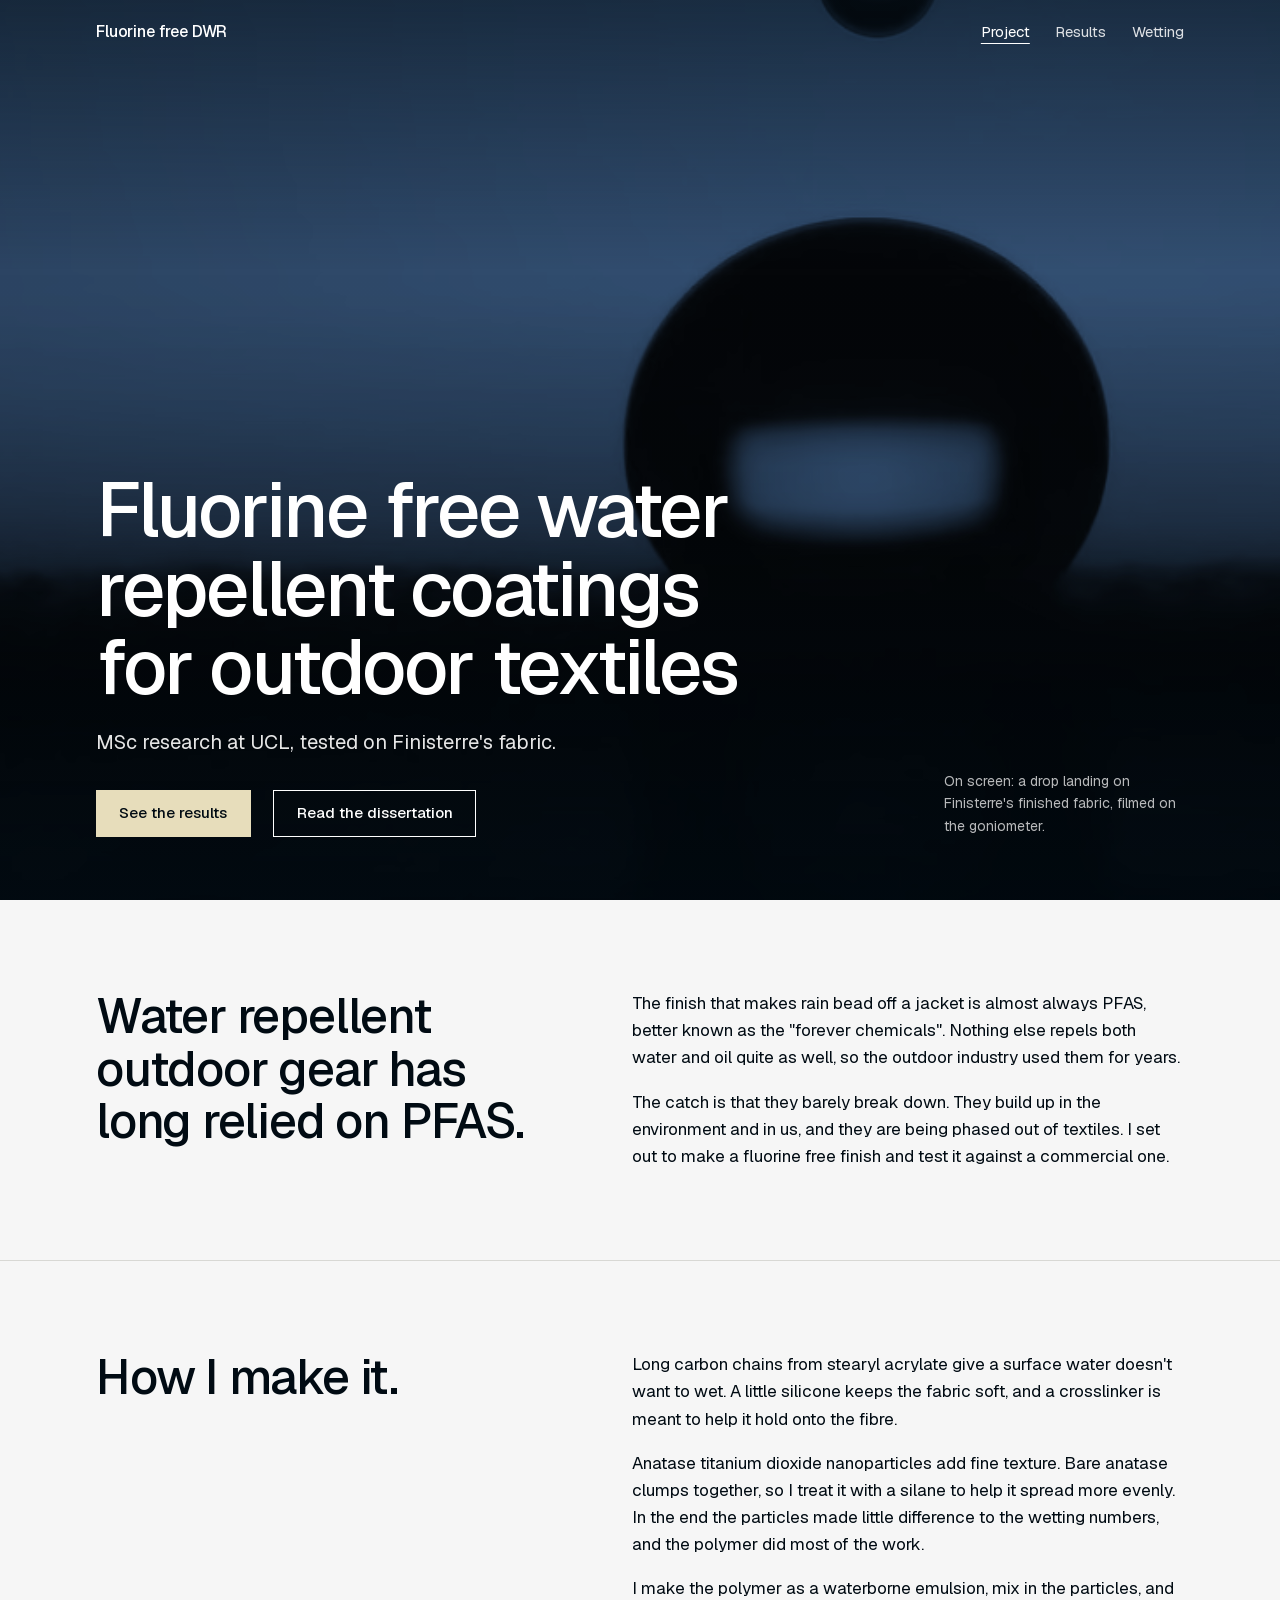
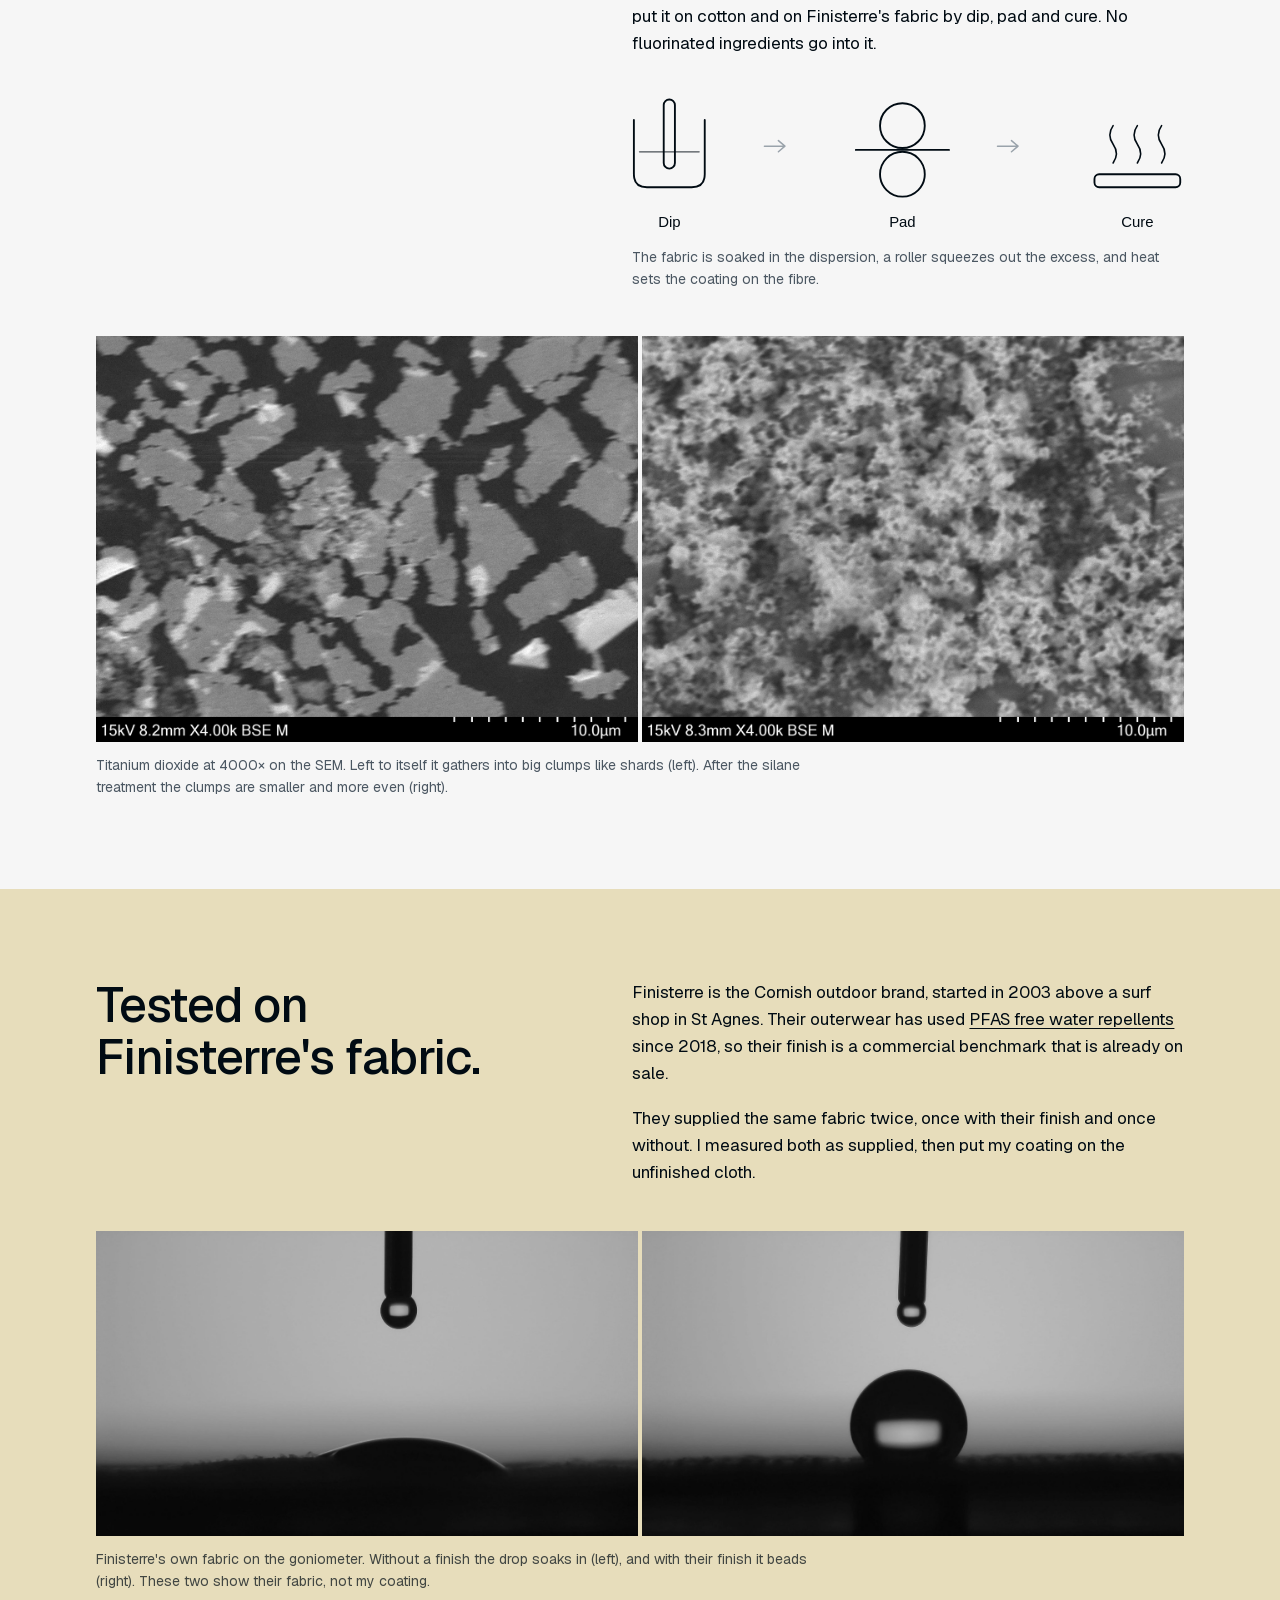
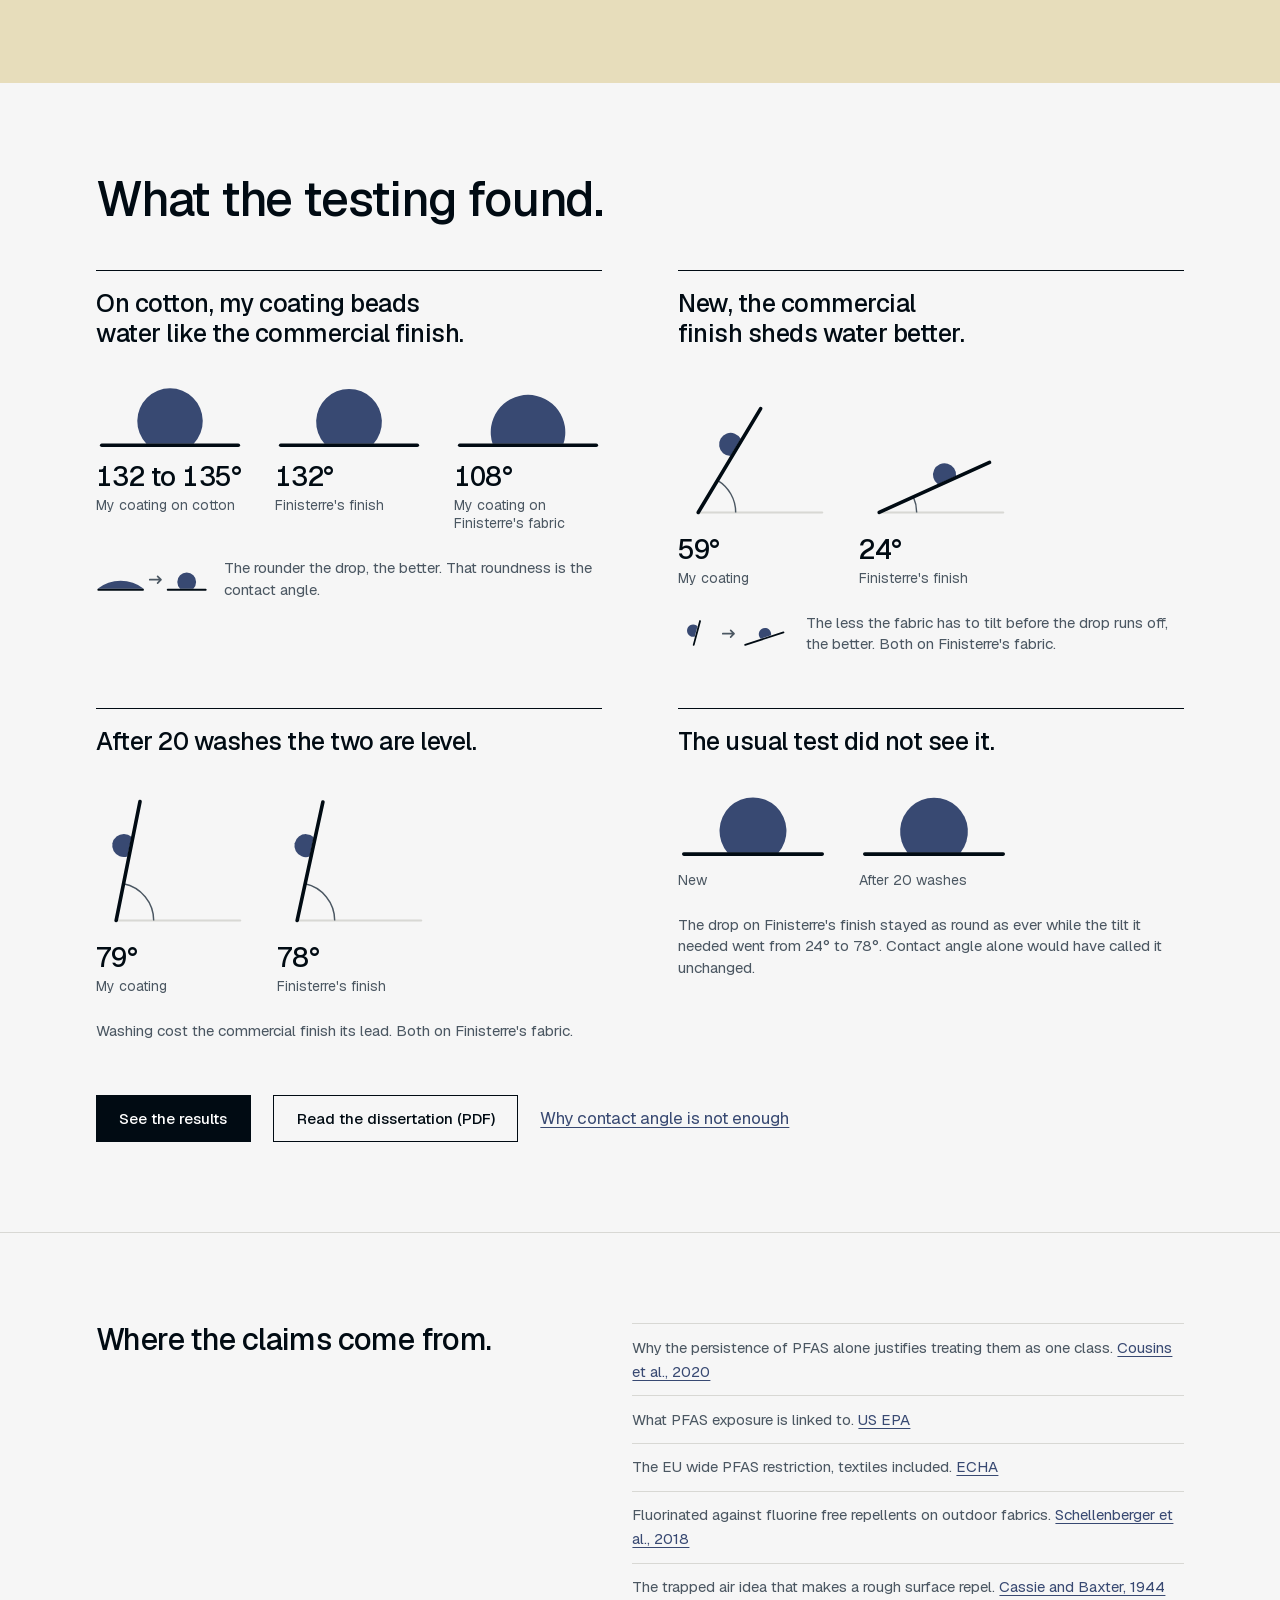
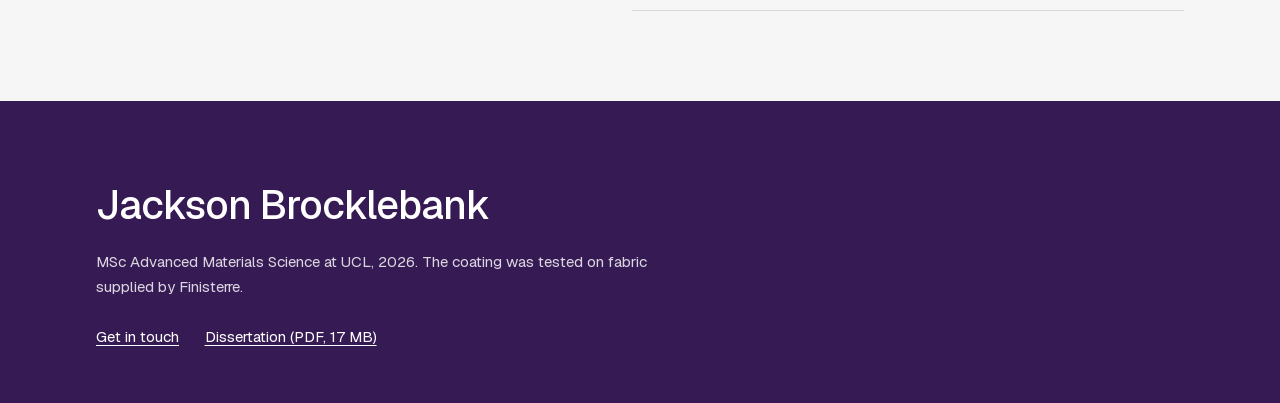
<file: index.html>
<!DOCTYPE html>
<!-- ============================================================
  Fluorine free DWR, home page. Rebuilt 12 November 2026.
  Opens on the goniometer film, then problem, coating, Finisterre, findings.
  HOUSE STYLE: no em dashes, no hyphenated compounds in copy.
  Numbers come from data/observations.csv and match results.html.
============================================================ -->
<html lang="en">
<head>
  <meta charset="utf-8" />
  <meta name="viewport" content="width=device-width, initial-scale=1" />
  <title>Fluorine free water repellent coatings for outdoor textiles</title>
  <meta name="description" content="UCL masters research on a fluorine free water repellent coating for outdoor textiles, made from a stearyl acrylate polymer and titanium dioxide and tested on Finisterre's fabric against their commercial PFAS free finish." />
  <meta property="og:title" content="Fluorine free water repellent coatings for outdoor textiles" />
  <meta property="og:description" content="UCL masters research on replacing PFAS in water repellent textiles, tested on Finisterre's fabric." />
  <meta property="og:type" content="website" />
  <meta property="og:url" content="https://jacksontigerb.github.io/fluorine-free-DWR/" />
  <meta property="og:image" content="https://jacksontigerb.github.io/fluorine-free-DWR/assets/img/og-c-a1-droplet.jpg" />
  <meta name="theme-color" content="#010b13" />
  <link rel="icon" href="data:image/svg+xml,%3Csvg xmlns='http://www.w3.org/2000/svg' viewBox='0 0 24 28'%3E%3Cpath d='M12 2C12 2 4 12.5 4 18a8 8 0 0 0 16 0C20 12.5 12 2 12 2Z' fill='%23384972'/%3E%3C/svg%3E" />
  <link rel="stylesheet" href="styles.css?v=2026-11-13" />
</head>
<body id="top">
  <a class="skip" href="#problem">Skip to content</a>

  <header class="nav" id="nav">
    <div class="nav-in">
      <a class="brand" href="#top">Fluorine free DWR</a>
      <nav aria-label="Pages">
        <a href="index.html" class="active">Project</a>
        <a href="results.html">Results</a>
        <a href="wetting.html">Wetting</a>
      </nav>
    </div>
  </header>

  <main>

    <section class="hero" id="hero" aria-label="Introduction">
      <video id="dropVid" autoplay muted loop playsinline preload="auto" poster="assets/video/drop-poster.jpg" aria-label="A water drop lands on water repellent fabric and sits as a bead instead of soaking in.">
        <source src="assets/video/drop.webm" type="video/webm" />
        <source src="assets/video/drop.mp4" type="video/mp4" />
      </video>
      <div class="hero-tint"></div>
      <div class="hero-shade"></div>
      <div class="hero-in">
        <div>
          <h1>Fluorine free water repellent coatings for outdoor textiles</h1>
          <p class="hero-line">MSc research at UCL, tested on Finisterre's fabric.</p>
          <div class="actions">
            <a class="btn sand" href="results.html">See the results</a>
            <a class="btn ghost" href="assets/docs/brocklebank-2026-fluorine-free-dwr-dissertation.pdf">Read the dissertation</a>
          </div>
        </div>
        <p class="cap">On screen: a drop landing on Finisterre's finished fabric, filmed on the goniometer.</p>
      </div>
    </section>

    <section class="block" id="problem">
      <div class="wrap split">
        <h2>Water repellent outdoor gear has long relied on PFAS.</h2>
        <div>
          <p>The finish that makes rain bead off a jacket is almost always PFAS, better known as the "forever chemicals". Nothing else repels both water and oil quite as well, so the outdoor industry used them for years.</p>
          <p>The catch is that they barely break down. They build up in the environment and in us, and they are being phased out of textiles. I set out to make a fluorine free finish and test it against a commercial one.</p>
        </div>
      </div>
    </section>

    <section class="block" id="coating">
      <div class="wrap split">
        <h2>How I make it.</h2>
        <div>
          <p>Long carbon chains from stearyl acrylate give a surface water doesn't want to wet. A little silicone keeps the fabric soft, and a crosslinker is meant to help it hold onto the fibre.</p>
          <p>Anatase titanium dioxide nanoparticles add fine texture. Bare anatase clumps together, so I treat it with a silane to help it spread more evenly. In the end the particles made little difference to the wetting numbers, and the polymer did most of the work.</p>
          <p>I make the polymer as a waterborne emulsion, mix in the particles, and put it on cotton and on Finisterre's fabric by dip, pad and cure. No fluorinated ingredients go into it.</p>
          <figure class="media diagram">
            <img src="assets/img/diagram-dippadcure.svg?v=2026-11-12b" width="592" height="152" alt="Three steps: dip, the fabric is soaked in the dispersion; pad, a roller squeezes it to an even pickup; cure, heat sets the coating on the fibre." />
            <figcaption class="cap">The fabric is soaked in the dispersion, a roller squeezes out the excess, and heat sets the coating on the fibre.</figcaption>
          </figure>
        </div>
      </div>
      <div class="wrap">
        <figure class="media">
          <div class="pair">
            <img src="assets/img/sem-tio2-unmodified.jpg" width="1300" height="975" loading="lazy" alt="Scanning electron micrograph of untreated titanium dioxide at 4000x: large clumps like shards." />
            <img src="assets/img/sem-tio2-modified.jpg" width="1300" height="975" loading="lazy" alt="Scanning electron micrograph of silane treated titanium dioxide at 4000x: smaller, more even clumps." />
          </div>
          <figcaption class="cap">Titanium dioxide at 4000&#215; on the SEM. Left to itself it gathers into big clumps like shards (left). After the silane treatment the clumps are smaller and more even (right).</figcaption>
        </figure>
      </div>
    </section>

    <section class="block sand" id="finisterre">
      <div class="wrap split">
        <h2>Tested on Finisterre's fabric.</h2>
        <div>
          <p>Finisterre is the Cornish outdoor brand, started in 2003 above a surf shop in St Agnes. Their outerwear has used <a href="https://finisterre.com/blogs/fabric-of-finisterre/pfas-free-water-repellents" target="_blank" rel="noopener">PFAS free water repellents</a> since 2018, so their finish is a commercial benchmark that is already on sale.</p>
          <p>They supplied the same fabric twice, once with their finish and once without. I measured both as supplied, then put my coating on the unfinished cloth.</p>
        </div>
      </div>
      <div class="wrap">
        <figure class="media">
          <div class="pair">
            <img src="assets/img/droplet-untreated.jpg" width="1300" height="731" loading="lazy" decoding="async" alt="A water drop sunk into untreated Finisterre fabric as a low, flat dome." />
            <img src="assets/img/droplet-coated.jpg" width="1300" height="731" loading="lazy" decoding="async" alt="A water drop beading up as a near sphere on Finisterre fabric with their commercial finish." />
          </div>
          <figcaption class="cap">Finisterre's own fabric on the goniometer. Without a finish the drop soaks in (left), and with their finish it beads (right). These two show their fabric, not my coating.</figcaption>
        </figure>
      </div>
    </section>

    <section class="block" id="found">
      <div class="wrap">
        <h2>What the testing found.</h2>
        <div class="finds">

          <div class="find">
            <h3>On cotton, my coating beads water like the commercial finish.</h3>
            <div class="find-row">
              <figure><svg viewBox="0 0 104 54" aria-hidden="true"><path class="g-water" d="M35.4 49 A23 23 0 1 1 68.6 49 Z"/><path class="g-fabric" d="M4 50 H100"/></svg><figcaption><b>132 to 135&#176;</b><span>My coating on cotton</span></figcaption></figure>
              <figure><svg viewBox="0 0 104 54" aria-hidden="true"><path class="g-water" d="M34.8 49 A23.1 23.1 0 1 1 69.2 49 Z"/><path class="g-fabric" d="M4 50 H100"/></svg><figcaption><b>132&#176;</b><span>Finisterre's finish</span></figcaption></figure>
              <figure><svg viewBox="0 0 104 54" aria-hidden="true"><path class="g-water" d="M27.1 49 A26.2 26.2 0 1 1 76.9 49 Z"/><path class="g-fabric" d="M4 50 H100"/></svg><figcaption><b>108&#176;</b><span>My coating on Finisterre's fabric</span></figcaption></figure>
            </div>
            <p class="scale"><svg class="g-scale" viewBox="0 0 100 26" aria-hidden="true"><path class="g-water" d="M1.4 22 A33.5 33.5 0 0 1 42.6 22 Z"/><path class="g-fabric" d="M2 23 H42"/><path class="g-arrow" d="M48 14 H58 M55 11 L58 14 L55 17"/><path class="g-water" d="M75.1 22 A8.4 8.4 0 1 1 86.9 22 Z"/><path class="g-fabric" d="M64 23 H98"/></svg><span>The rounder the drop, the better. That roundness is the contact angle.</span></p>
          </div>

          <div class="find">
            <h3>New, the commercial finish sheds water better.</h3>
            <div class="find-row">
              <figure><svg viewBox="0 0 104 104" aria-hidden="true"><path class="g-level" d="M14 96 H100"/><path class="g-arc" d="M40 96 A26 26 0 0 0 27.4 73.7"/><path class="g-water" transform="translate(40.8 51.4) rotate(-59)" d="M-6.9 -1 A8 8 0 1 1 6.9 -1 Z"/><path class="g-fabric" d="M14 96 L57.3 24"/></svg><figcaption><b>59&#176;</b><span>My coating</span></figcaption></figure>
              <figure><svg viewBox="0 0 104 104" aria-hidden="true"><path class="g-level" d="M14 96 H100"/><path class="g-arc" d="M40 96 A26 26 0 0 0 37.7 85.3"/><path class="g-water" transform="translate(61.4 74.5) rotate(-24.4)" d="M-6.9 -1 A8 8 0 1 1 6.9 -1 Z"/><path class="g-fabric" d="M14 96 L90.5 61.3"/></svg><figcaption><b>24&#176;</b><span>Finisterre's finish</span></figcaption></figure>
            </div>
            <p class="scale"><svg class="g-scale" viewBox="0 0 100 26" aria-hidden="true"><path class="g-water" transform="translate(17.1 12.3) rotate(-75)" d="M-4.8 -1 A5.5 5.5 0 1 1 4.8 -1 Z"/><path class="g-fabric" d="M14 24 L19.7 2.7"/><path class="g-arrow" d="M40 14 H50 M47 11 L50 14 L47 17"/><path class="g-water" transform="translate(78.8 17.9) rotate(-18)" d="M-4.8 -1 A5.5 5.5 0 1 1 4.8 -1 Z"/><path class="g-fabric" d="M60 24 L94.2 12.9"/></svg><span>The less the fabric has to tilt before the drop runs off, the better. Both on Finisterre's fabric.</span></p>
          </div>

          <div class="find">
            <h3>After 20 washes the two are level.</h3>
            <div class="find-row">
              <figure><svg viewBox="0 0 104 104" aria-hidden="true"><path class="g-level" d="M14 96 H100"/><path class="g-arc" d="M40 96 A26 26 0 0 0 19.1 70.5"/><path class="g-water" transform="translate(24.2 45) rotate(-78.7)" d="M-6.9 -1 A8 8 0 1 1 6.9 -1 Z"/><path class="g-fabric" d="M14 96 L30.5 13.6"/></svg><figcaption><b>79&#176;</b><span>My coating</span></figcaption></figure>
              <figure><svg viewBox="0 0 104 104" aria-hidden="true"><path class="g-level" d="M14 96 H100"/><path class="g-arc" d="M40 96 A26 26 0 0 0 19.5 70.6"/><path class="g-water" transform="translate(25 45.2) rotate(-77.8)" d="M-6.9 -1 A8 8 0 1 1 6.9 -1 Z"/><path class="g-fabric" d="M14 96 L31.8 13.9"/></svg><figcaption><b>78&#176;</b><span>Finisterre's finish</span></figcaption></figure>
            </div>
            <p class="scale"><span>Washing cost the commercial finish its lead. Both on Finisterre's fabric.</span></p>
          </div>

          <div class="find">
            <h3>The usual test did not see it.</h3>
            <div class="find-row">
              <figure><svg viewBox="0 0 104 54" aria-hidden="true"><path class="g-water" d="M34.4 49 A23.2 23.2 0 1 1 69.6 49 Z"/><path class="g-fabric" d="M4 50 H100"/></svg><figcaption><span>New</span></figcaption></figure>
              <figure><svg viewBox="0 0 104 54" aria-hidden="true"><path class="g-water" d="M33.6 49 A23.5 23.5 0 1 1 70.4 49 Z"/><path class="g-fabric" d="M4 50 H100"/></svg><figcaption><span>After 20 washes</span></figcaption></figure>
            </div>
            <p class="scale"><span>The drop on Finisterre's finish stayed as round as ever while the tilt it needed went from 24&#176; to 78&#176;. Contact angle alone would have called it unchanged.</span></p>
          </div>

        </div>
        <div class="actions">
          <a class="btn" href="results.html">See the results</a>
          <a class="btn ghost" href="assets/docs/brocklebank-2026-fluorine-free-dwr-dissertation.pdf">Read the dissertation (PDF)</a>
          <a href="wetting.html">Why contact angle is not enough</a>
        </div>
      </div>
    </section>

    <section class="block" id="reading">
      <div class="wrap split">
        <h2 class="small">Where the claims come from.</h2>
        <ul class="sources">
          <li>Why the persistence of PFAS alone justifies treating them as one class. <a href="https://doi.org/10.1039/D0EM00355G" target="_blank" rel="noopener">Cousins et al., 2020</a></li>
          <li>What PFAS exposure is linked to. <a href="https://www.epa.gov/pfas/our-current-understanding-human-health-and-environmental-risks-pfas" target="_blank" rel="noopener">US EPA</a></li>
          <li>The EU wide PFAS restriction, textiles included. <a href="https://echa.europa.eu/hot-topics/perfluoroalkyl-chemicals-pfas" target="_blank" rel="noopener">ECHA</a></li>
          <li>Fluorinated against fluorine free repellents on outdoor fabrics. <a href="https://doi.org/10.1016/j.chemosphere.2017.11.027" target="_blank" rel="noopener">Schellenberger et al., 2018</a></li>
          <li>The trapped air idea that makes a rough surface repel. <a href="https://doi.org/10.1039/tf9444000546" target="_blank" rel="noopener">Cassie and Baxter, 1944</a></li>
        </ul>
      </div>
    </section>

  </main>

  <footer class="foot">
    <div class="wrap">
      <p class="foot-name">Jackson Brocklebank</p>
      <p>MSc Advanced Materials Science at UCL, 2026. The coating was tested on fabric supplied by Finisterre.</p>
      <p class="foot-links">
        <a href="mailto:jacksontiger2004@icloud.com">Get in touch</a>
        <a href="assets/docs/brocklebank-2026-fluorine-free-dwr-dissertation.pdf">Dissertation (PDF, 17 MB)</a>
      </p>
    </div>
  </footer>

  <script src="site.js?v=2026-11-13"></script>
</body>
</html>
</file>
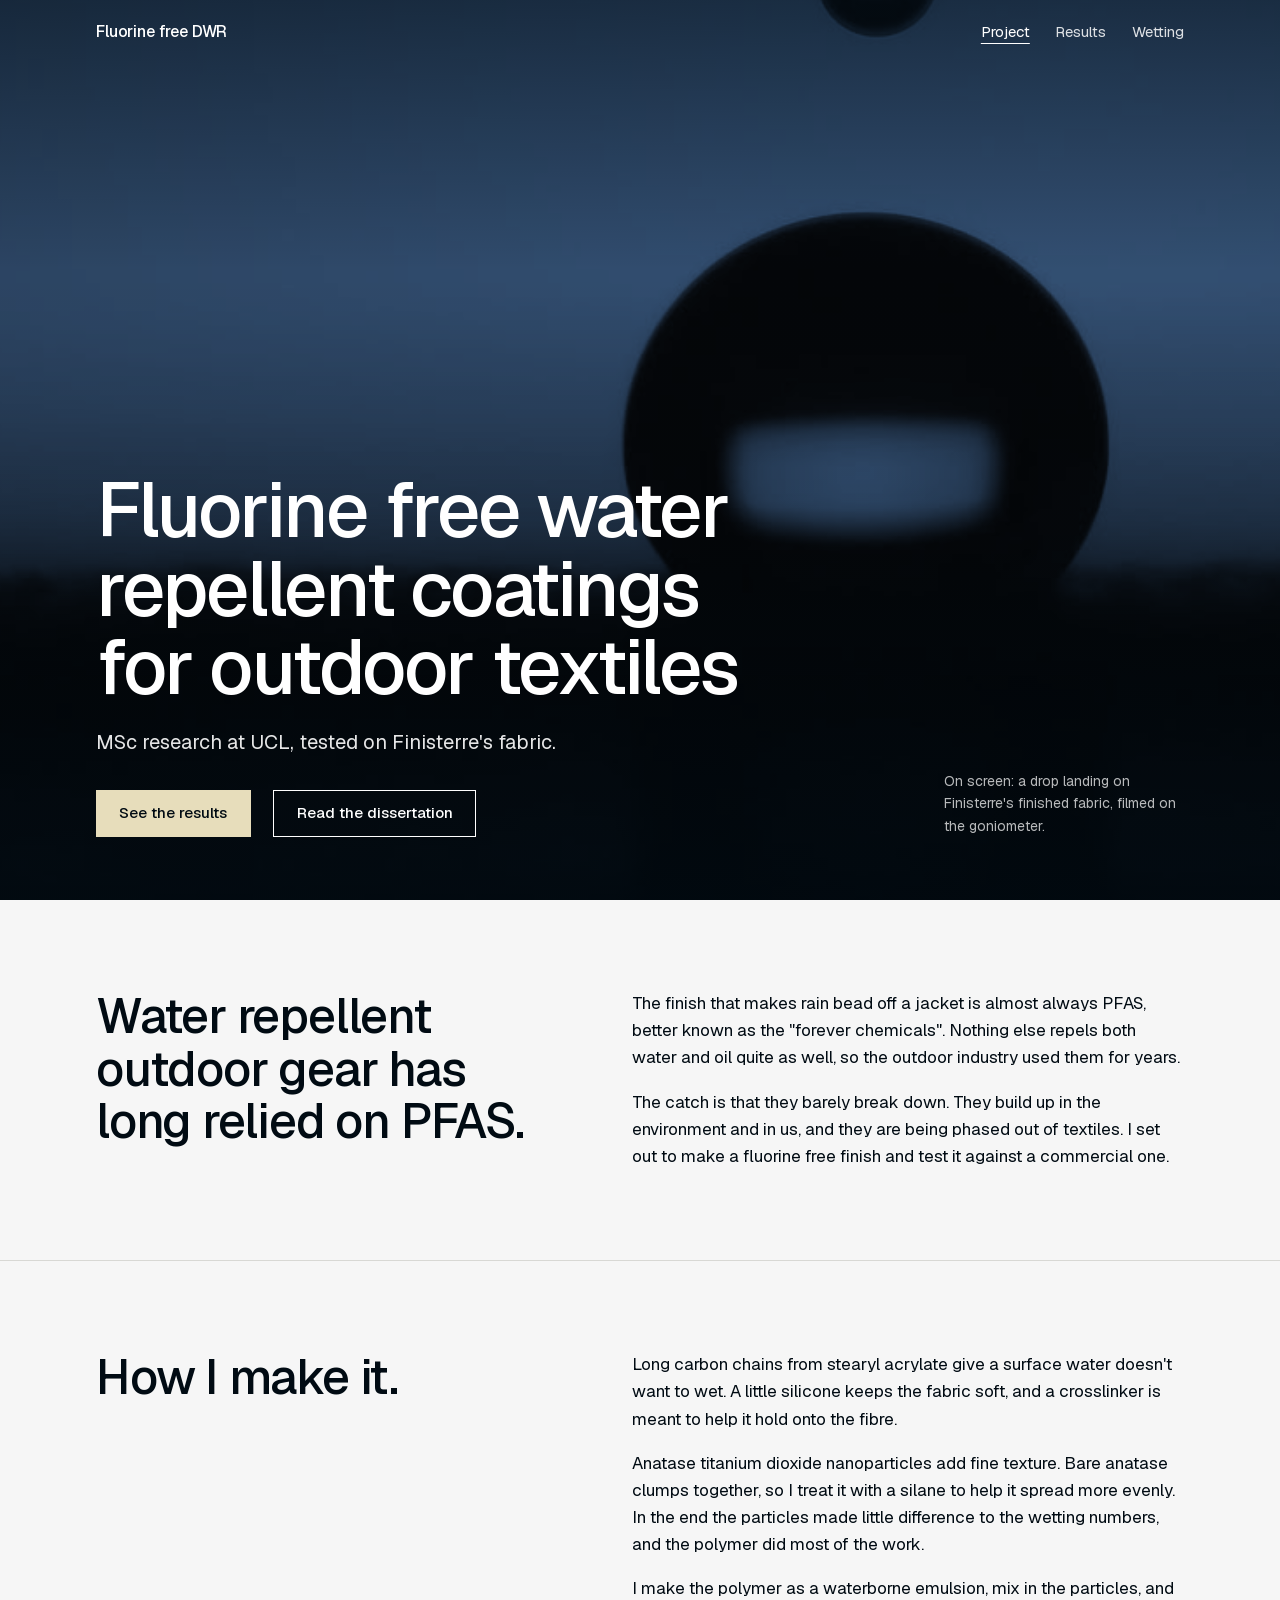
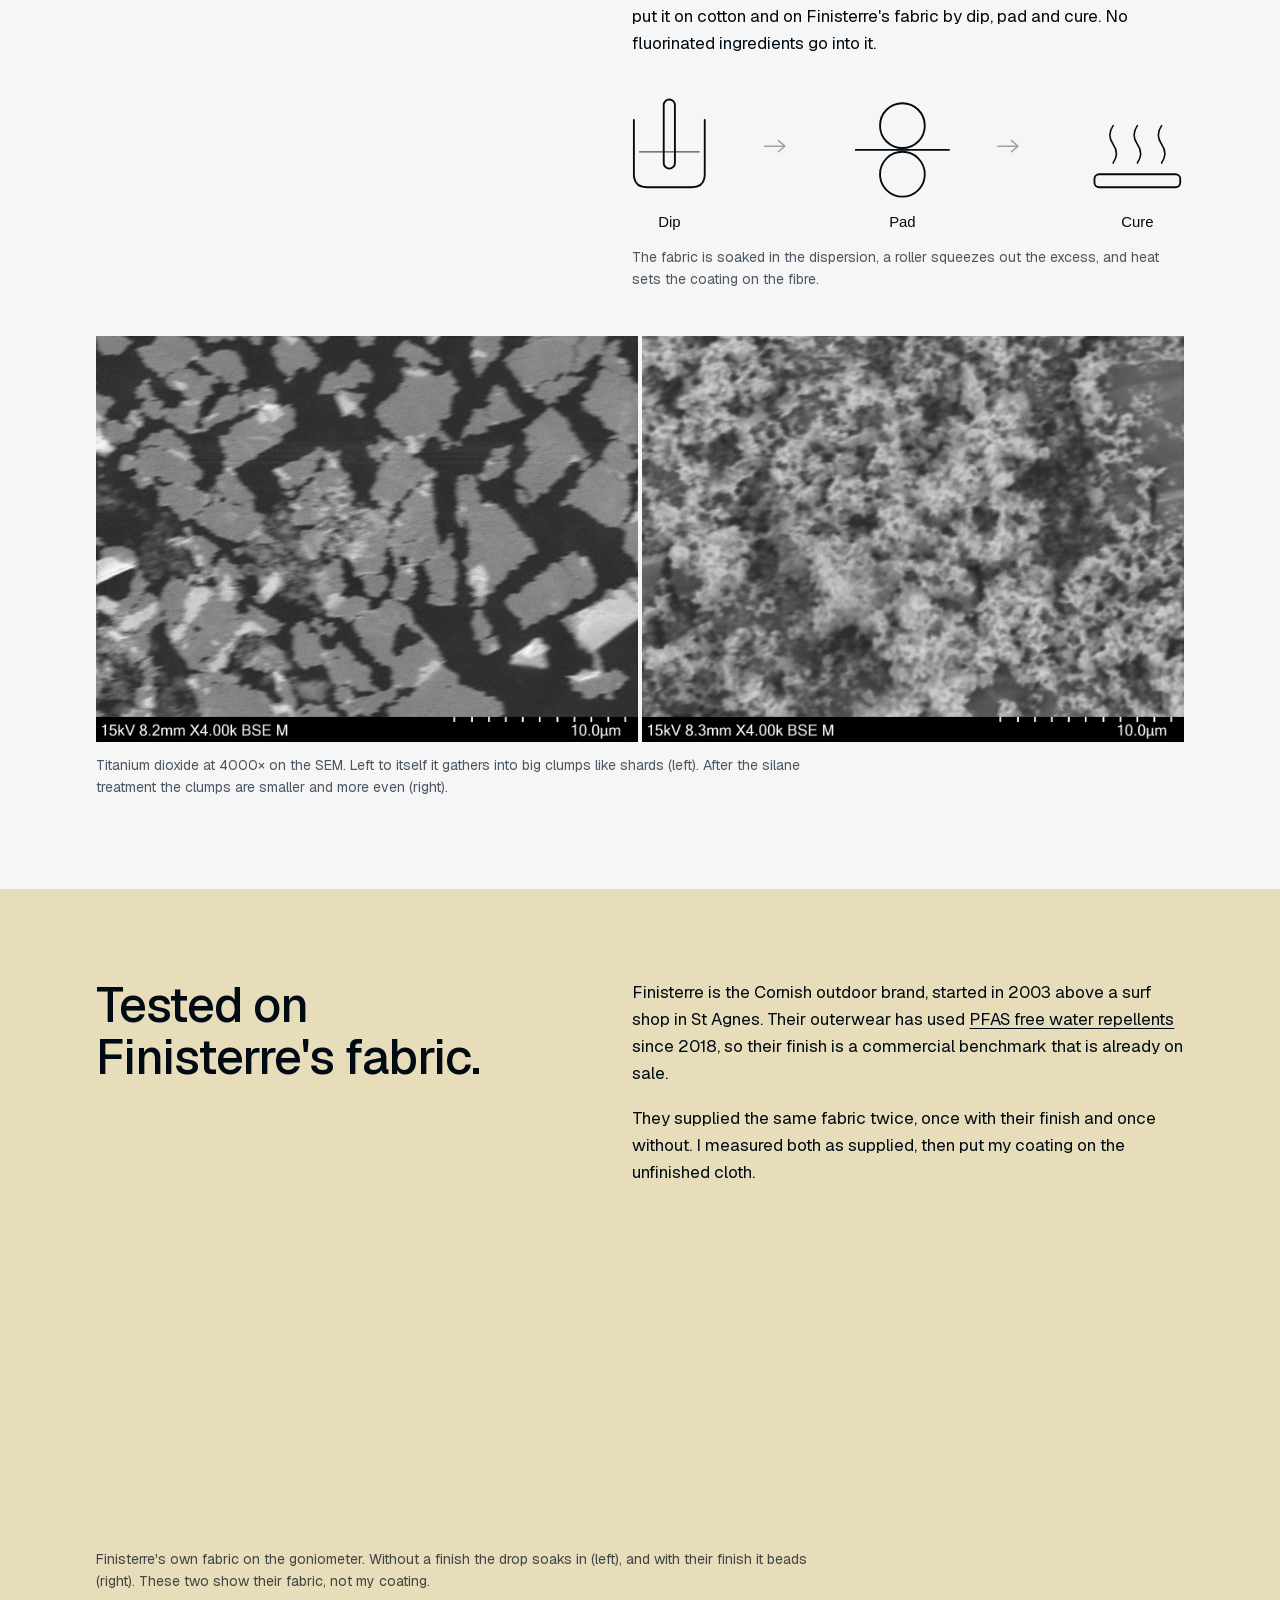
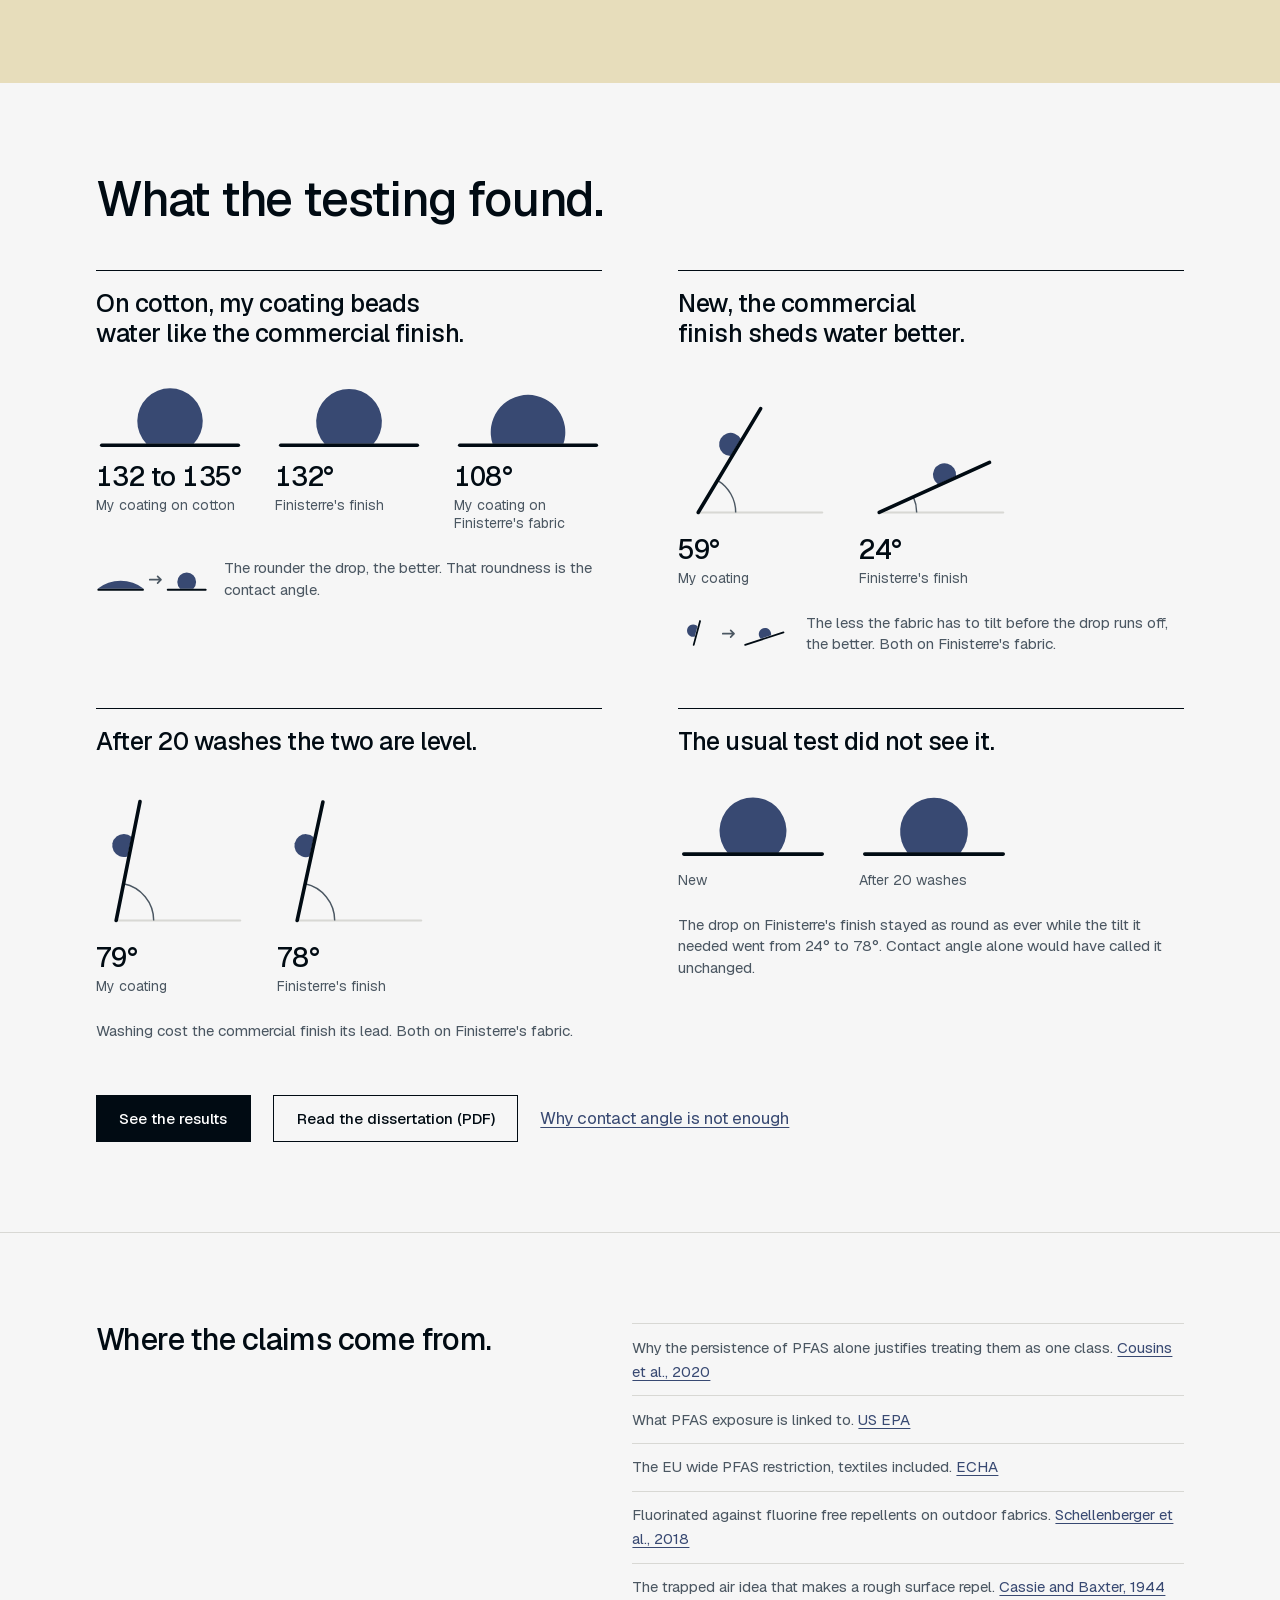
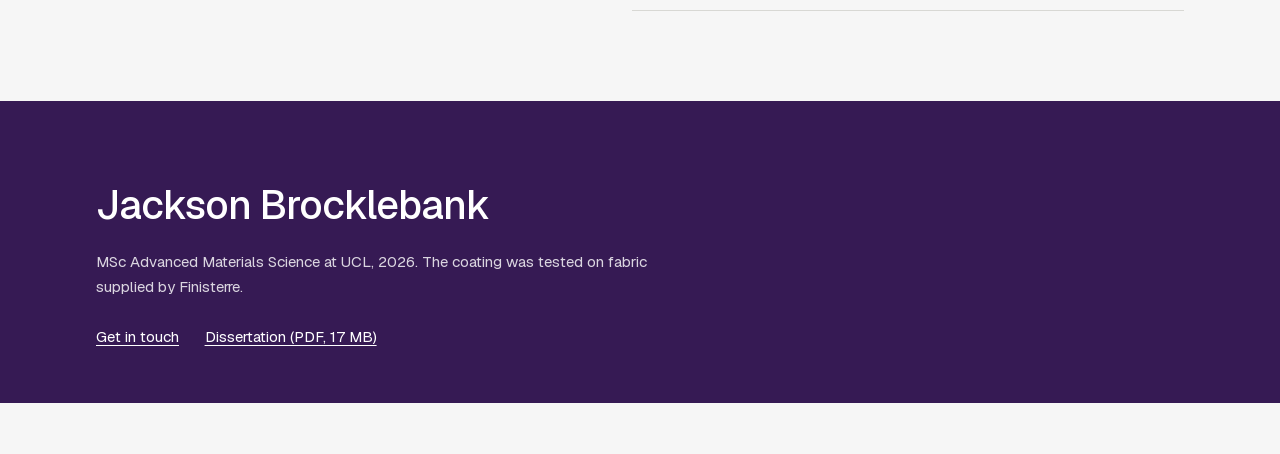
<file: finisterre.html>
<!DOCTYPE html>
<!-- The Finisterre page was folded into the home page on 12 November 2026.
     This file stays so that links already sent out still land in the right place. -->
<html lang="en">
<head>
  <meta charset="utf-8" />
  <meta name="viewport" content="width=device-width, initial-scale=1" />
  <title>Tested on Finisterre's fabric</title>
  <meta http-equiv="refresh" content="0; url=index.html#finisterre" />
  <link rel="canonical" href="https://jacksontigerb.github.io/fluorine-free-DWR/#finisterre" />
  <link rel="stylesheet" href="styles.css?v=2026-11-13" />
</head>
<body>
  <main class="wrap" style="padding-block:6rem;">
    <p>The Finisterre section now lives on <a href="index.html#finisterre">the project page</a>.</p>
  </main>
</body>
</html>
</file>
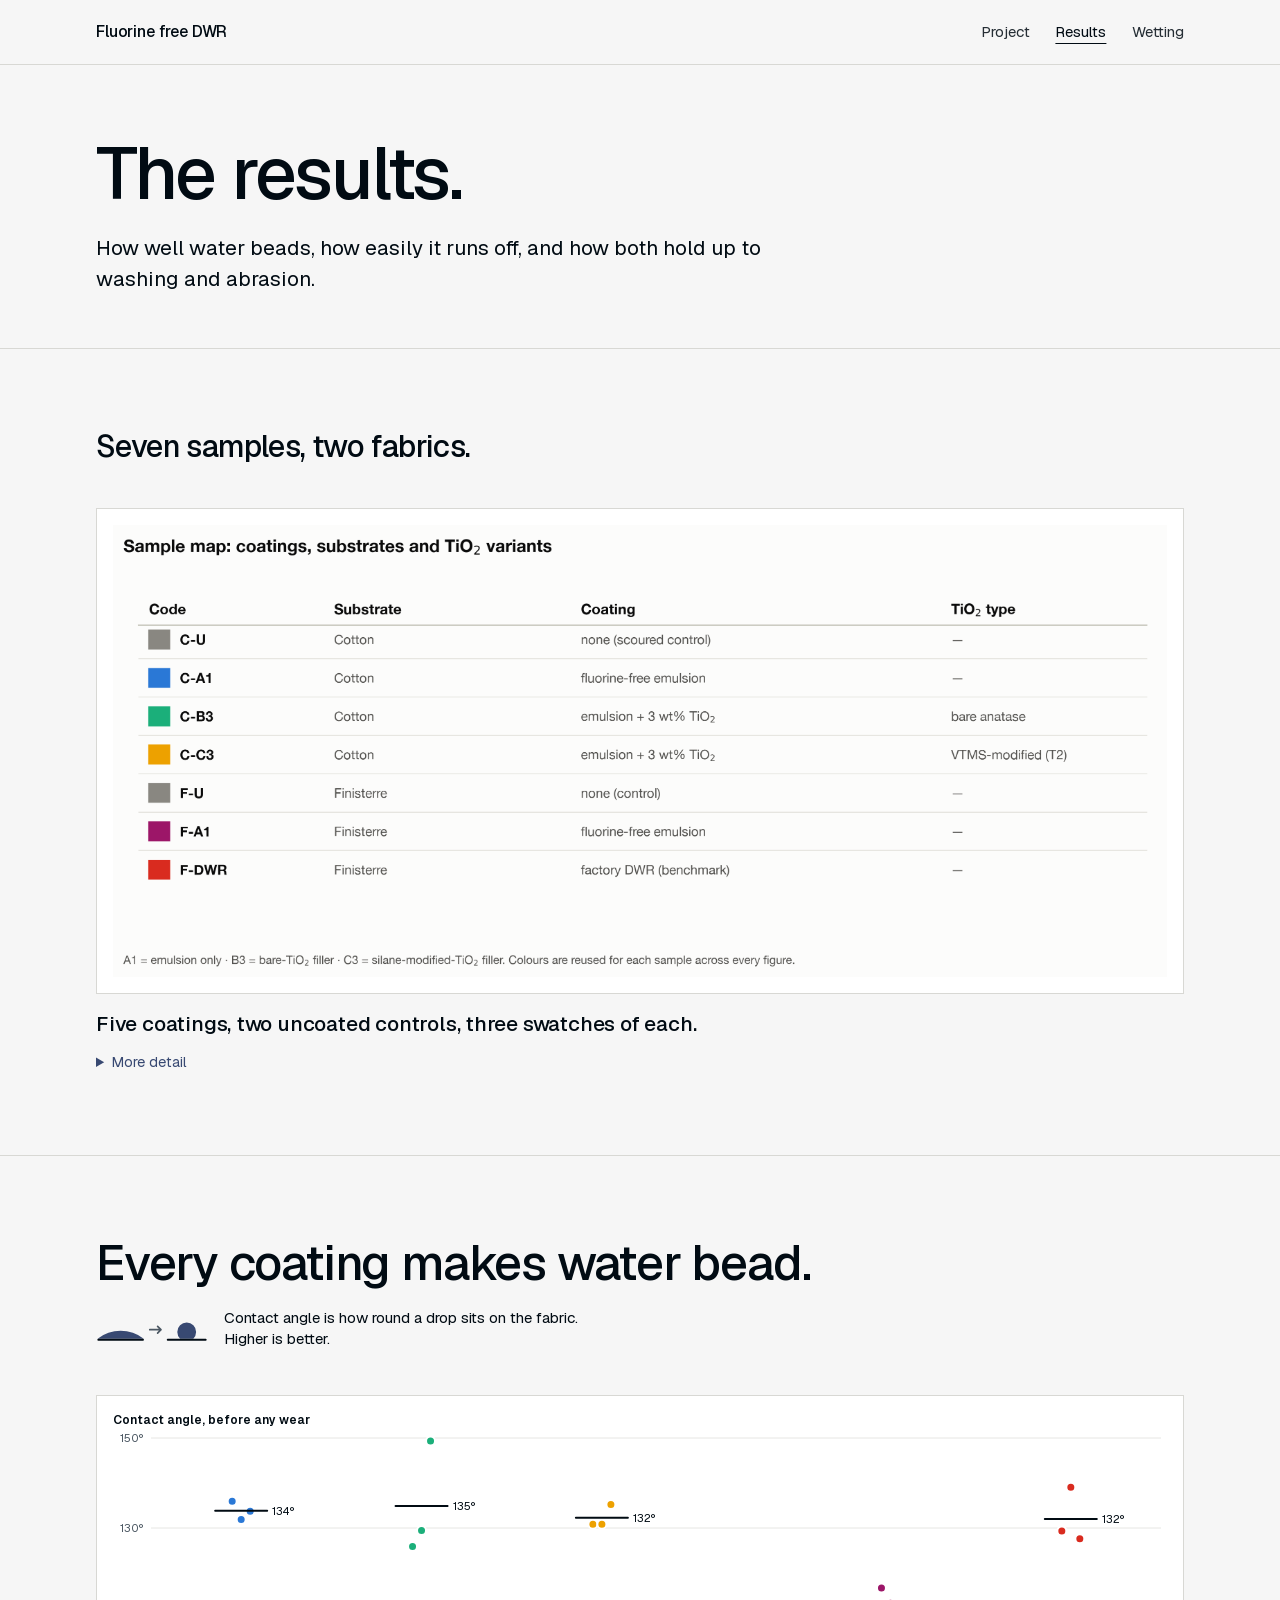
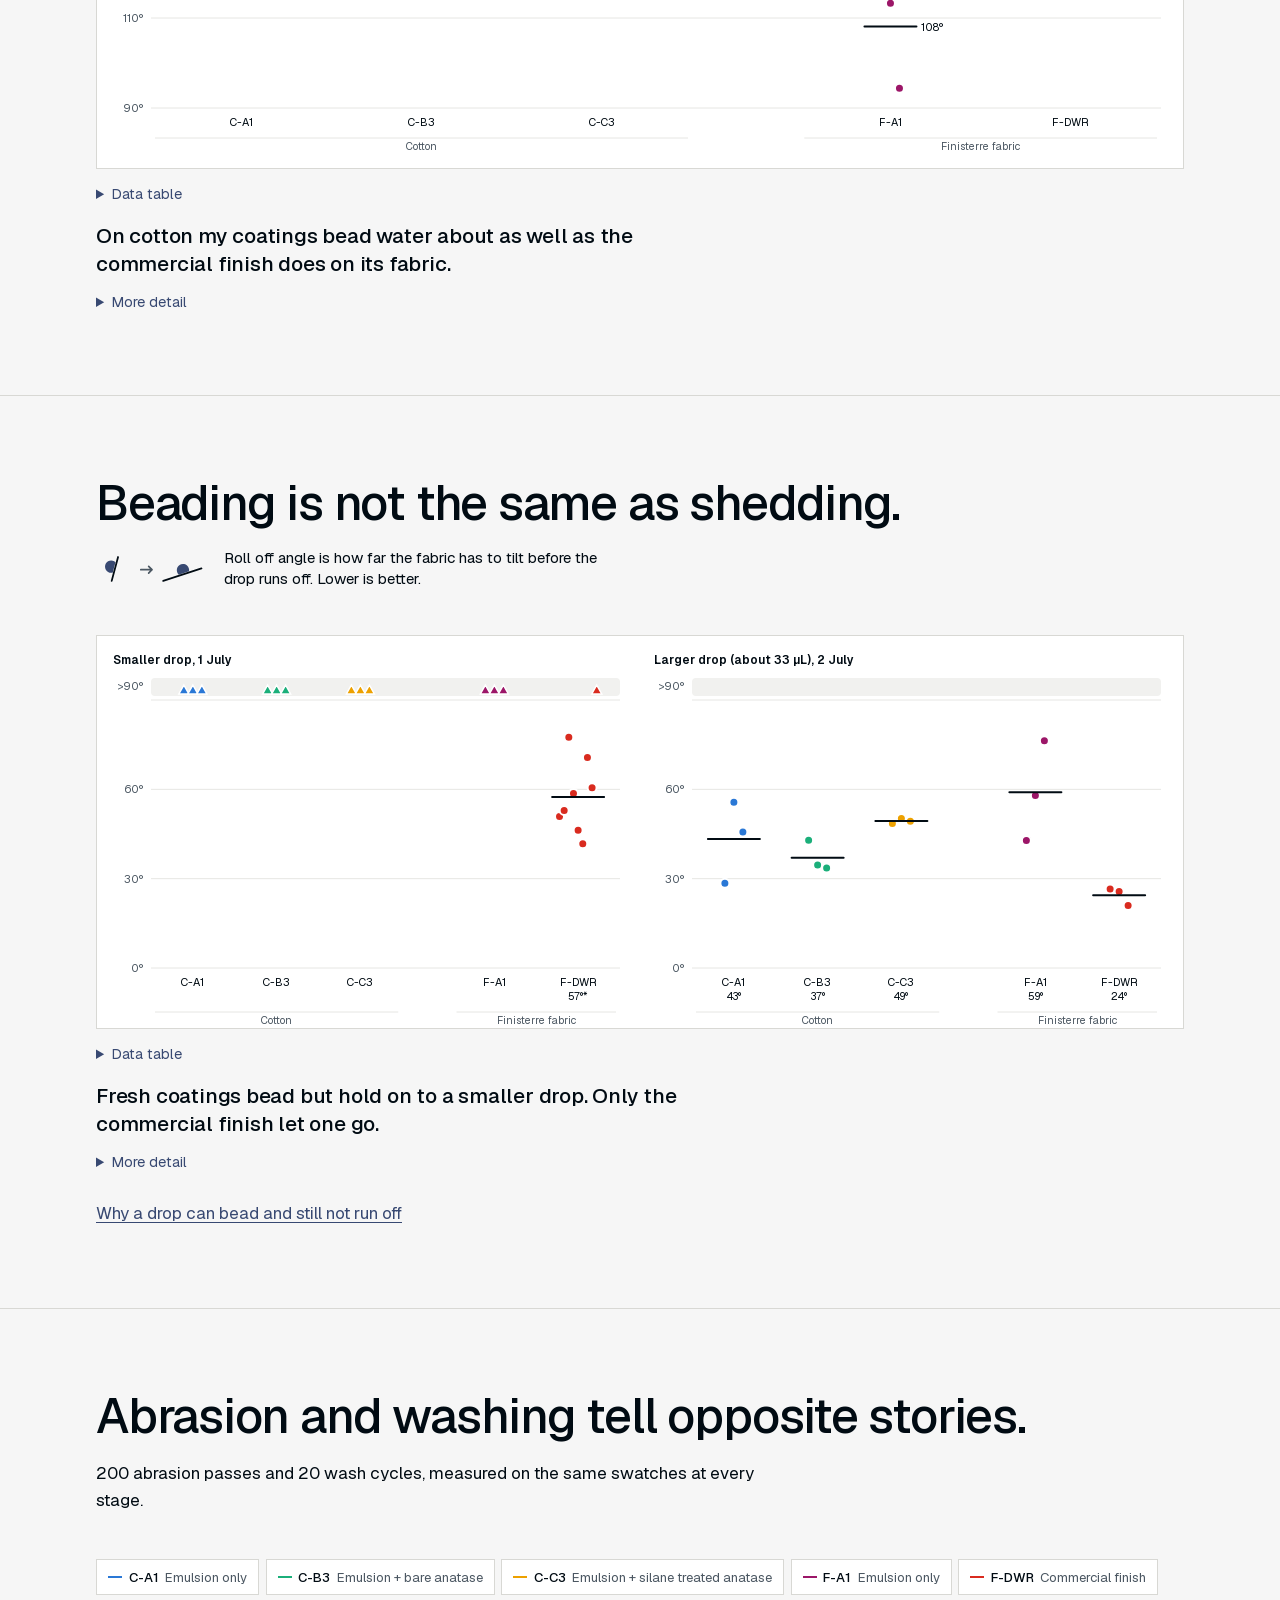
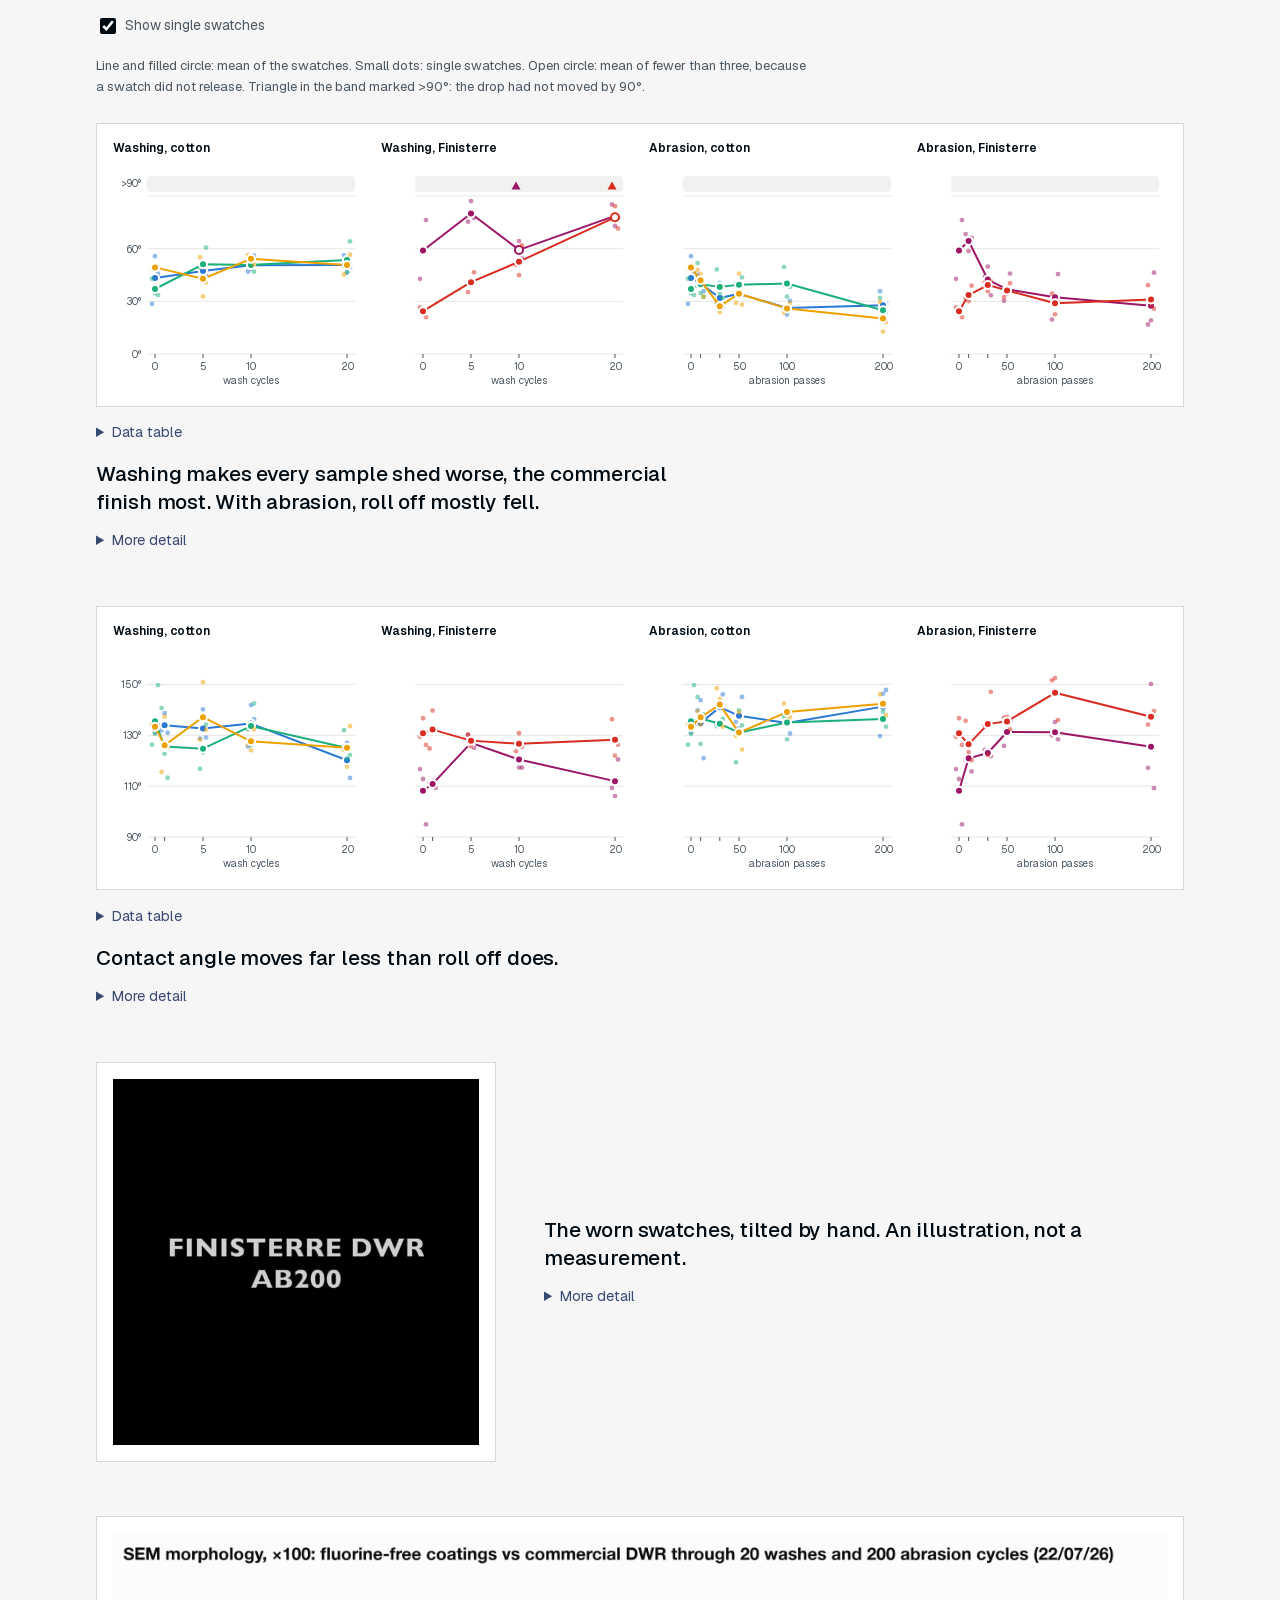
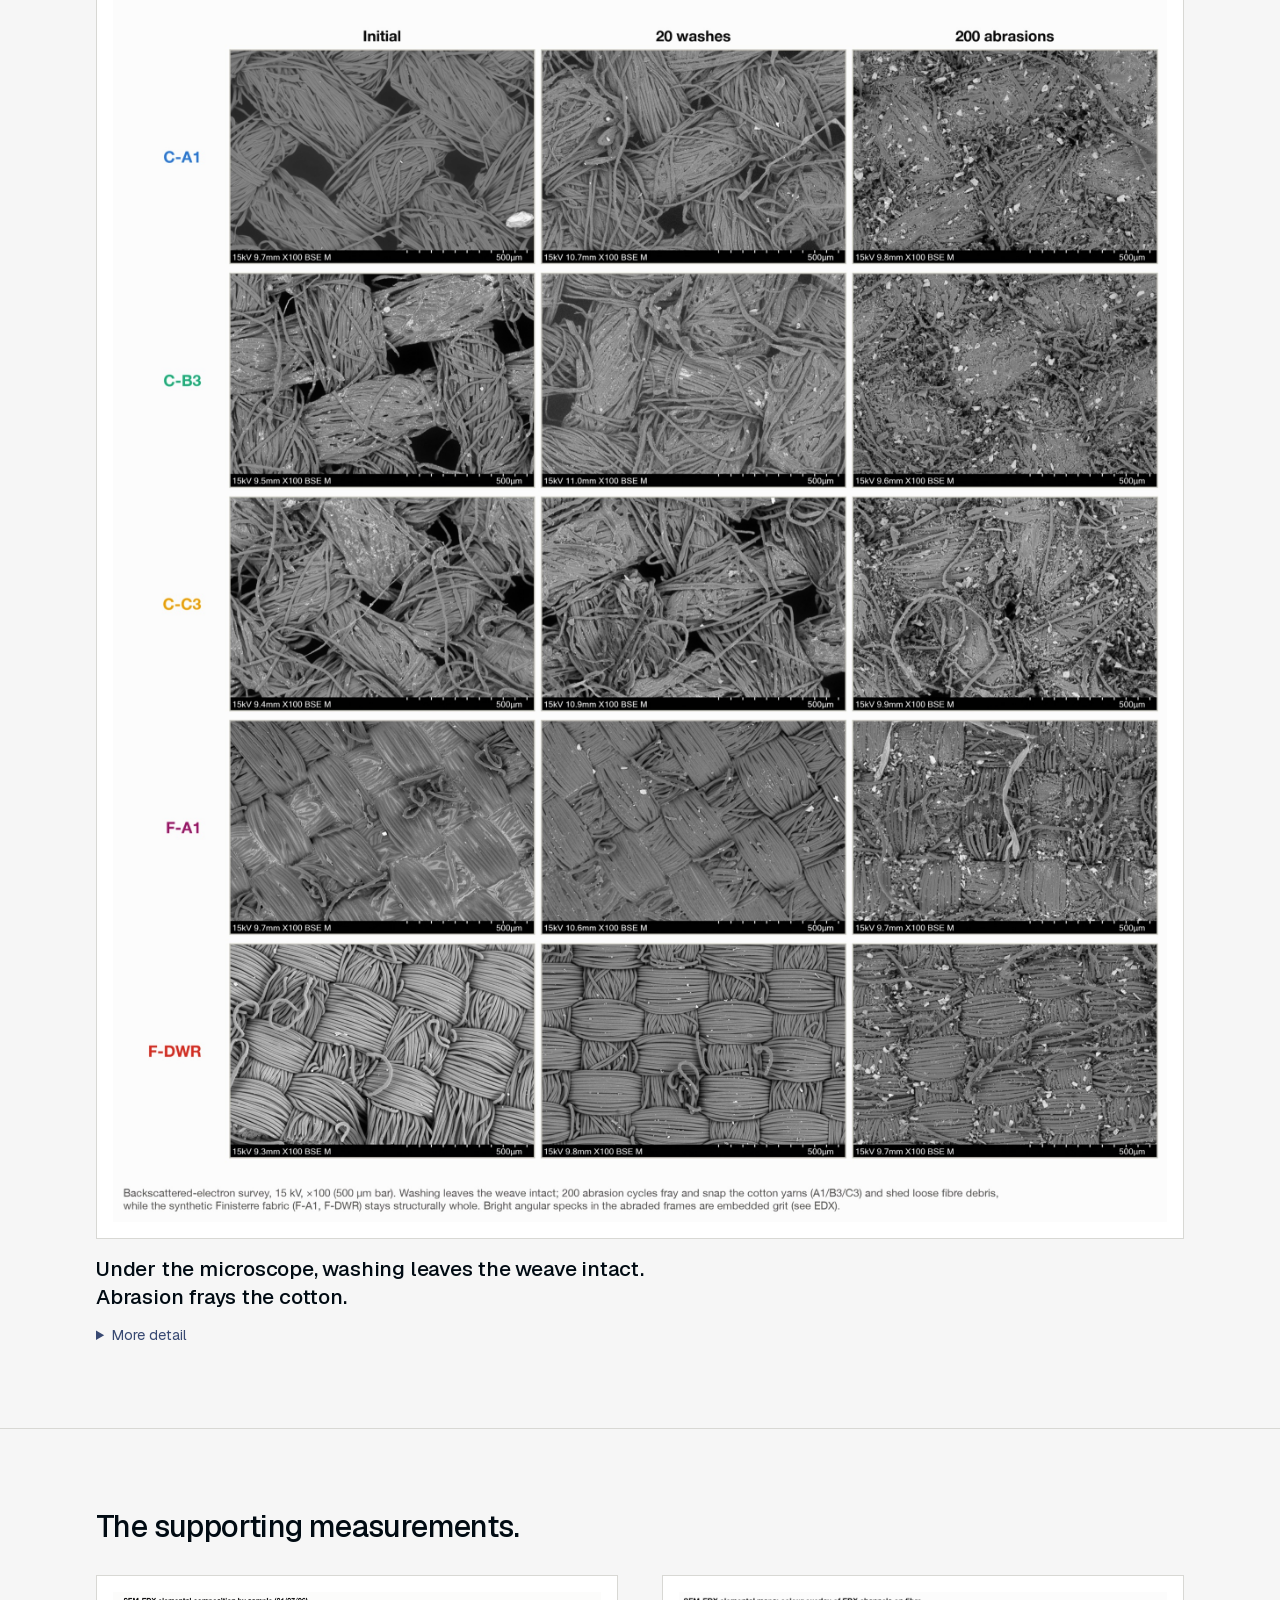
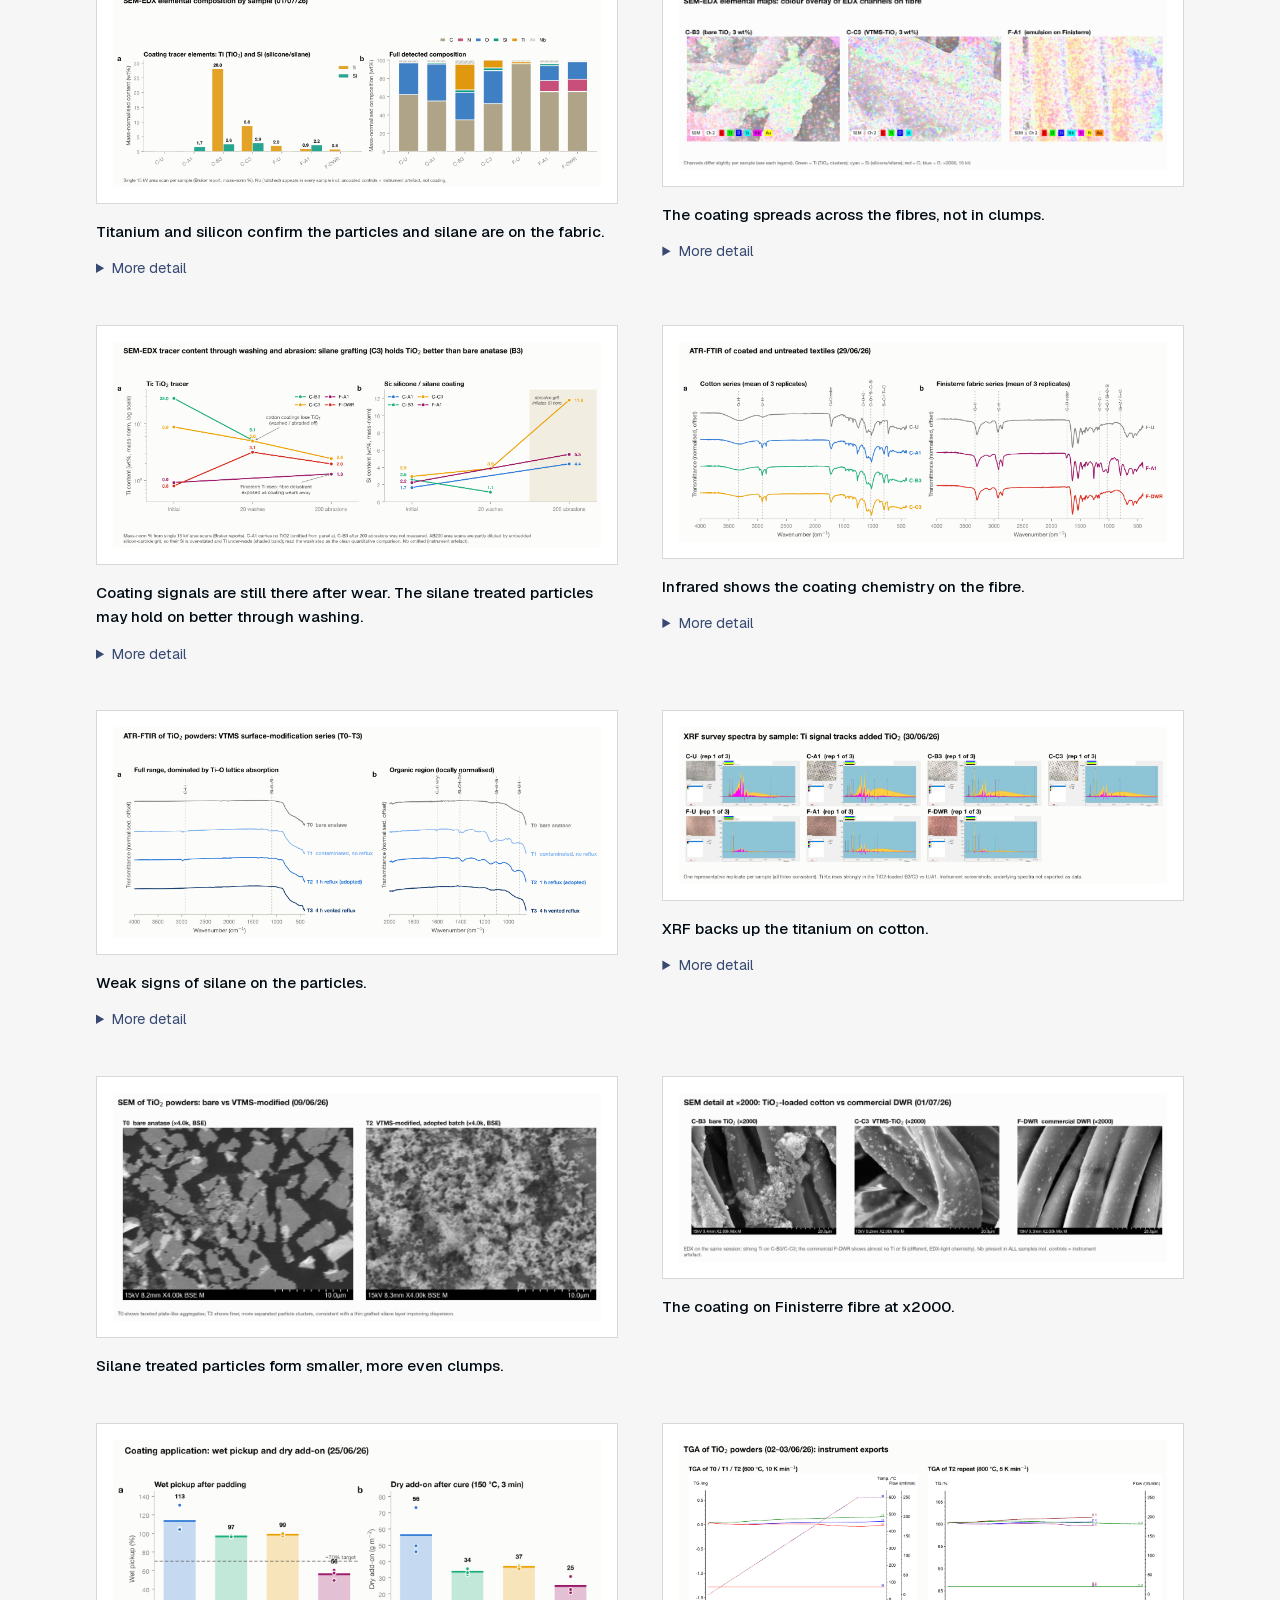
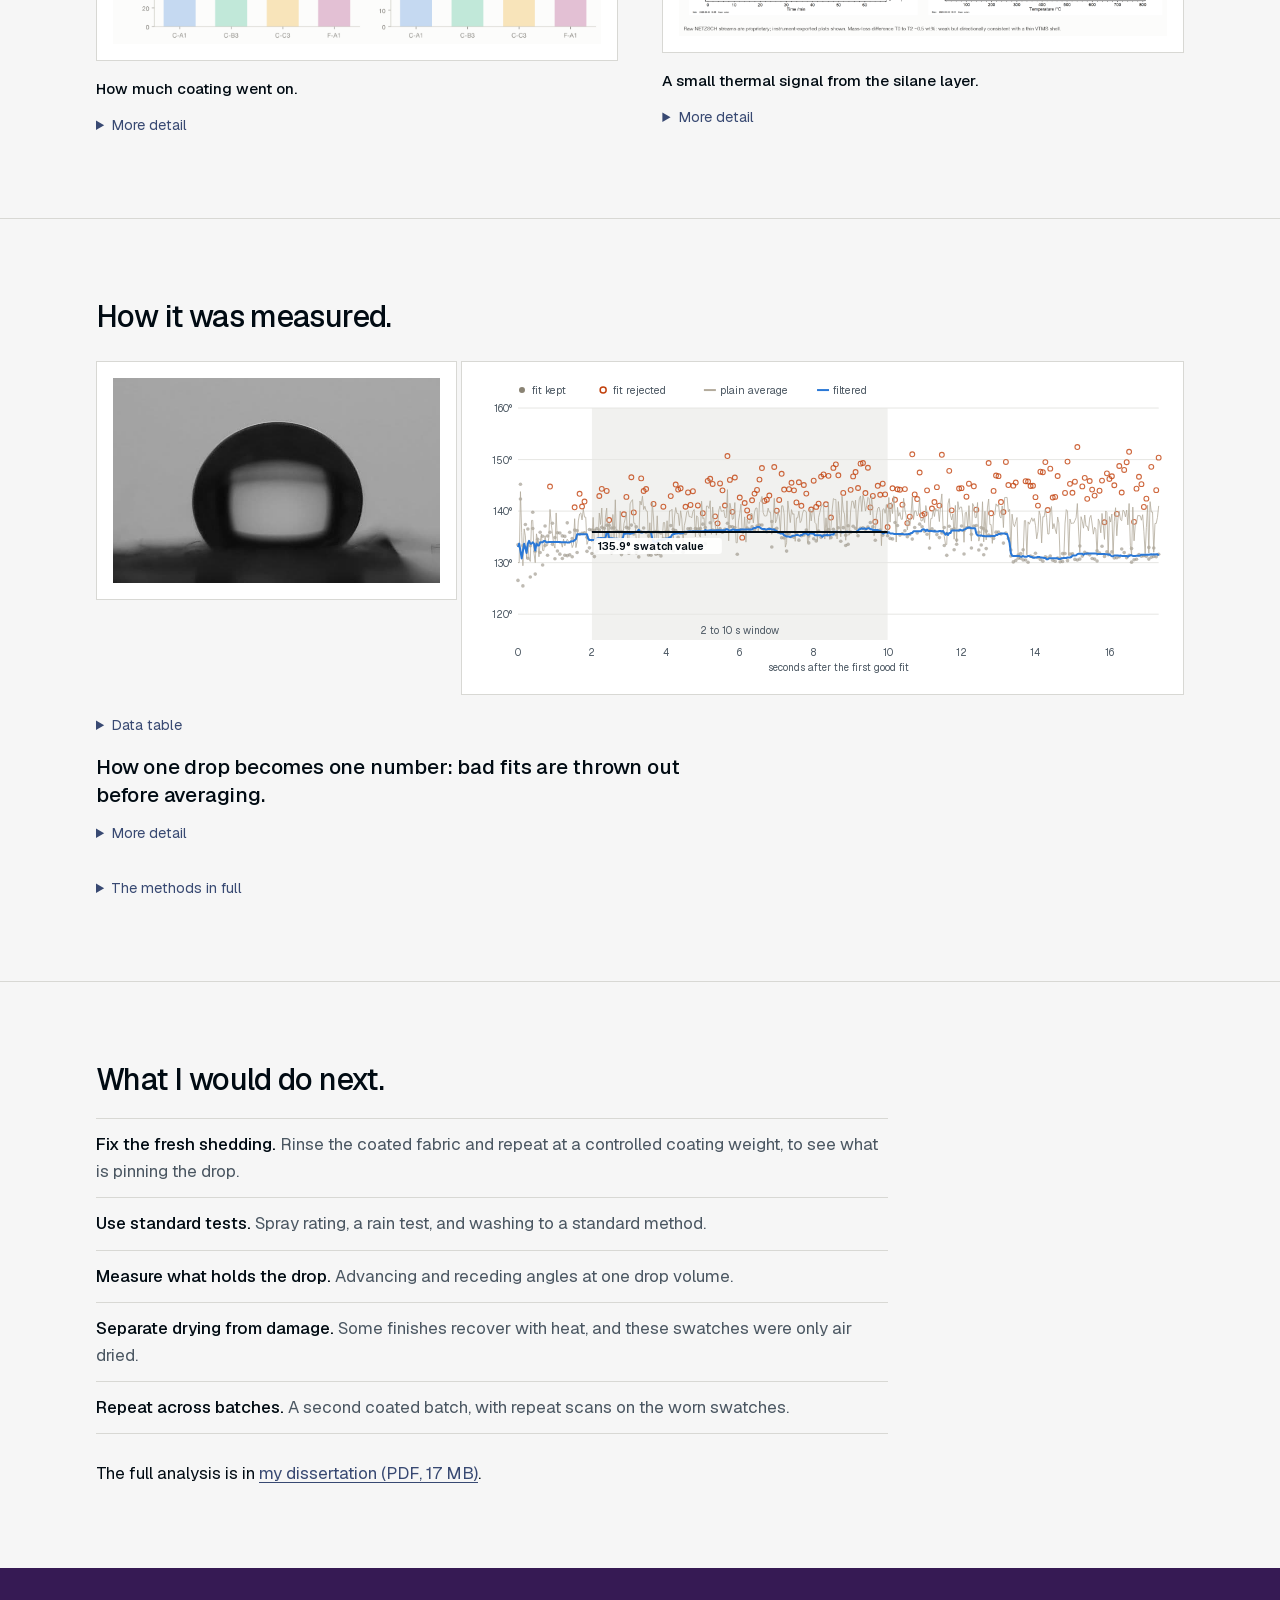
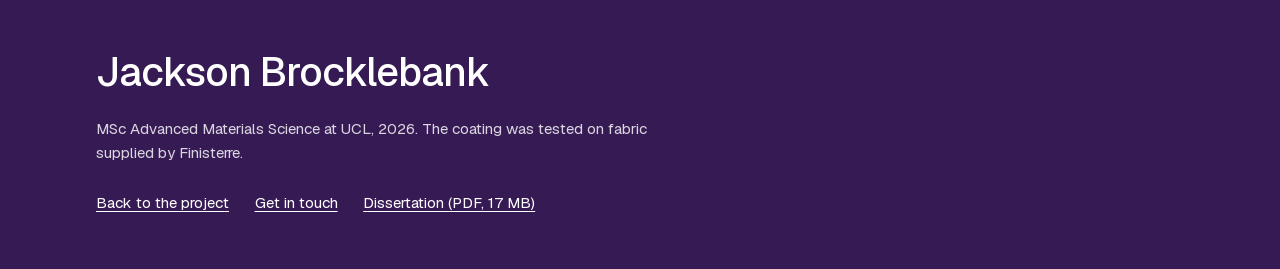
<file: results.html>
<!DOCTYPE html>
<!-- ============================================================
  Fluorine free DWR, results. Trimmed and restyled 12 November 2026.
  Cut again 13 November: key findings first, supporting figures in one grid.
  The caveats sit in the "More detail" fold under each figure.
  HOUSE STYLE: no em dashes, no hyphenated compounds in copy.
  Numbers checked against the lab CSVs and dissertation, 13 Sep 2026.
============================================================ -->
<html lang="en">
<head>
  <meta charset="utf-8" />
  <meta name="viewport" content="width=device-width, initial-scale=1" />
  <title>Results, fluorine free water repellent coatings</title>
  <meta name="description" content="Final lab results for a fluorine free water repellent coating on cotton and Finisterre fabric: contact angle, roll off, 20 wash cycles and 200 abrasion passes, SEM-EDX and FTIR, with methods and limits." />
  <meta property="og:title" content="Results, fluorine free water repellent coatings" />
  <meta property="og:description" content="Final lab results: repellency, shedding, durability, composition and chemistry." />
  <meta property="og:type" content="website" />
  <meta property="og:url" content="https://jacksontigerb.github.io/fluorine-free-DWR/results.html" />
  <meta property="og:image" content="https://jacksontigerb.github.io/fluorine-free-DWR/assets/img/og-c-a1-droplet.jpg" />
  <meta name="theme-color" content="#f6f6f6" />
  <link rel="icon" href="data:image/svg+xml,%3Csvg xmlns='http://www.w3.org/2000/svg' viewBox='0 0 24 28'%3E%3Cpath d='M12 2C12 2 4 12.5 4 18a8 8 0 0 0 16 0C20 12.5 12 2 12 2Z' fill='%23384972'/%3E%3C/svg%3E" />
  <link rel="stylesheet" href="styles.css?v=2026-11-13" />
</head>
<body id="top">
  <a class="skip" href="#samples">Skip to content</a>

  <header class="nav solid" id="nav">
    <div class="nav-in">
      <a class="brand" href="index.html">Fluorine free DWR</a>
      <nav aria-label="Pages">
        <a href="index.html">Project</a>
        <a href="results.html" class="active">Results</a>
        <a href="wetting.html">Wetting</a>
      </nav>
    </div>
  </header>

  <main>

    <section class="rhead">
      <div class="wrap">
        <h1>The results.</h1>
        <p class="lede">How well water beads, how easily it runs off, and how both hold up to washing and abrasion.</p>
      </div>
    </section>

    <section class="section" id="samples">
      <div class="wrap">
        <h2 class="small">Seven samples, two fabrics.</h2>
      </div>
      <div class="wrap fig-block">
        <figure class="figure">
          <div class="frame"><img src="assets/figures/fig14_sample_map.png" width="3044" height="1305" loading="lazy" decoding="async" alt="Reference table of every sample code, its fabric, coating and titanium dioxide type." /></div>
          <figcaption>
            <p class="fig-take">Five coatings, two uncoated controls, three swatches of each.</p>
            <details class="more"><summary>More detail</summary>
              <div class="more-body">
                <p><b>C-U and F-U</b> are uncoated cotton and uncoated Finisterre fabric, the controls. <b>A1</b> is my emulsion only, no particles. <b>B3</b> is emulsion plus 3 wt% bare anatase titanium dioxide. <b>C3</b> is emulsion plus 3 wt% anatase treated with a silane (VTMS). <b>F-DWR</b> is Finisterre's existing commercial finish, the benchmark.</p>
                <p>All swatches of a condition were cut from one coated batch.</p>
                <span class="src">Source: sample map, n = 3 swatches per code</span>
              </div>
            </details>
          </figcaption>
        </figure>
      </div>
    </section>

    <section class="section" id="repellency">
      <div class="wrap">
        <h2>Every coating makes water bead.</h2>
        <p class="scale"><svg class="g-scale" viewBox="0 0 100 26" aria-hidden="true"><path class="g-water" d="M1.4 22 A33.5 33.5 0 0 1 42.6 22 Z"/><path class="g-fabric" d="M2 23 H42"/><path class="g-arrow" d="M48 14 H58 M55 11 L58 14 L55 17"/><path class="g-water" d="M75.1 22 A8.4 8.4 0 1 1 86.9 22 Z"/><path class="g-fabric" d="M64 23 H98"/></svg><span>Contact angle is how round a drop sits on the fabric. Higher is better.</span></p>
      </div>
      <div class="wrap fig-block">
        <figure class="figure">
          <div class="frame" data-chart="repellency"><img src="assets/figures/fig02_wca.png" width="3203" height="1259" loading="lazy" decoding="async" alt="Water contact angle against time for each sample, with a representative angle per sample. The cotton coatings and the commercial finish sit around 130 degrees; the emulsion on Finisterre fabric sits lower, near 108." /></div>
          <figcaption>
            <p class="fig-take">On cotton my coatings bead water about as well as the commercial finish does on its fabric.</p>
            <details class="more"><summary>More detail</summary>
              <div class="more-body">
                <p>The three cotton coatings sit at <b>132 to 135&#176;</b>, within a few degrees of each other. Finisterre's commercial finish sits at about <b>132&#176;</b>, but on a different fabric, so this is a similar number rather than a like for like match. On the same Finisterre fabric my emulsion (F-A1) is lower, at about <b>108&#176;</b>. Uncoated Finisterre fabric wets out, its contact angle collapsing as the drop soaks in.</p>
                <p>Static contact angle does not separate the two particle treatments, bare against silane treated. If the silane helps, it should show up in shedding and durability, not here.</p>
                <p>An early reading put uncoated cotton near 110&#176;, but that drop was resting on loose fibres across the weave rather than on the fabric. Measured again, uncoated cotton wets out at about 39&#176; (one swatch), so the coated fabrics sit roughly 95&#176; above their own baseline.</p>
                <p>Superhydrophobic usually means above 150&#176; with drops that roll at a few degrees. None of these fabrics are that, the commercial finish included.</p>
                <span class="src">Source: 29 Jun 2026, contact angle videos (wca_baseline in the <a href="data/observations.csv">data file</a>). Per swatch: median angle 2 to 10 s after the drop lands, poor fits rejected. Dots are swatches; the rule marks their mean.</span>
              </div>
            </details>
          </figcaption>
        </figure>
      </div>
    </section>

    <section class="section" id="shedding">
      <div class="wrap">
        <h2>Beading is not the same as shedding.</h2>
        <p class="scale"><svg class="g-scale" viewBox="0 0 100 26" aria-hidden="true"><path class="g-water" transform="translate(17.1 12.3) rotate(-75)" d="M-4.8 -1 A5.5 5.5 0 1 1 4.8 -1 Z"/><path class="g-fabric" d="M14 24 L19.7 2.7"/><path class="g-arrow" d="M40 14 H50 M47 11 L50 14 L47 17"/><path class="g-water" transform="translate(78.8 17.9) rotate(-18)" d="M-4.8 -1 A5.5 5.5 0 1 1 4.8 -1 Z"/><path class="g-fabric" d="M60 24 L94.2 12.9"/></svg><span>Roll off angle is how far the fabric has to tilt before the drop runs off. Lower is better.</span></p>
      </div>
      <div class="wrap fig-block">
        <figure class="figure">
          <div class="frame" data-chart="shedding"><img src="assets/figures/fig03_rolloff.png" width="2904" height="1219" loading="lazy" decoding="async" alt="Roll off angle before washing, first with a smaller drop, where only the commercial finish released, then with a larger drop, where every coating released." /></div>
          <figcaption>
            <p class="fig-take">Fresh coatings bead but hold on to a smaller drop. Only the commercial finish let one go.</p>
            <details class="more"><summary>More detail</summary>
              <div class="more-body">
                <p>With a smaller drop, <b>only the commercial F-DWR released</b>: 8 of its 9 drops across three swatches moved, at 42 to 78&#176; (57&#176; on average for the drops that moved). Every drop on my coatings stayed pinned, even tilted to the 90&#176; limit. The next day, still before any washing, I repeated the test with a larger drop of about 33&#160;&#181;L and every coating released. Drop size is the only thing that changed between the two tests, and on the same fabric the commercial finish was still clearly the better shedder.</p>
                <span class="src">Source: RollOff_angles.csv and ROA_durability_long.csv, 1 and 2 Jul 2026. Smaller drop: 3 drops per swatch on F-DWR, 1 per swatch on the others. Larger drop: 1 per swatch, n = 3. Triangles are drops that had not moved by 90&#176;; they are never averaged in, and a mean marked * uses only the drops that moved.</span>
              </div>
            </details>
          </figcaption>
        </figure>
        <p class="after-fig"><a href="wetting.html">Why a drop can bead and still not run off</a></p>
      </div>
    </section>

    <section class="section" id="durability">
      <div class="wrap">
        <h2>Abrasion and washing tell opposite stories.</h2>
        <p>200 abrasion passes and 20 wash cycles, measured on the same swatches at every stage.</p>
      </div>
      <div class="wrap fig-block">
        <div id="durability-controls" class="chart-controls-host"></div>
        <figure class="figure">
          <div class="frame" data-chart="durability-rolloff"><img src="assets/figures/fig17_durability_rolloff.png" width="2897" height="1249" loading="lazy" decoding="async" alt="Roll off angle across abrasion passes (0 to 200) and wash cycles (0 to 20). Roll off mostly falls with abrasion; with washing it rises for every sample, the commercial finish most." /></div>
          <figcaption>
            <p class="fig-take">Washing makes every sample shed worse, the commercial finish most. With abrasion, roll off mostly fell.</p>
            <details class="more"><summary>More detail</summary>
              <div class="more-body">
                <p>Washing is the clearest result. The commercial finish went from <b>24&#176; to 78&#176;</b> over 20 wash cycles, the steadiest trend in the whole dataset, and one of its three swatches stopped releasing the drop altogether. On the same fabric my emulsion went from 59&#176; to 79&#176;, so after 20 cycles the two sit in the same place. On cotton my coatings ended between 51 and 54&#176;: C-C3 barely moved (49&#176; to 51&#176;), C-A1 rose about 7&#176; and C-B3 about 17&#176;. Cotton is a different fabric, so those are not a head to head with the commercial finish.</p>
                <p>Abrasion went the other way: roll off fell on my coatings, even though the microscope shows the cotton yarns frayed and snapped. I do not read that as the coating getting better. The samples that started worst improved most, which is what measurement noise alone would produce, and the cause is not settled. On the same fabric the commercial finish started well ahead (24&#176; against 59&#176;), and after 200 passes the two read about the same (31&#176; against 27&#176;).</p>
                <span class="src">Source: ROA_durability_long.csv, 2 to 14 Jul 2026, larger drop (about 33&#160;&#181;L), the same 3 swatches at every stage. Lines join the mean of the swatches that released; small dots are single swatches. A swatch that stopped releasing (F-A1 at 10 cycles, F-DWR at 20) shows as a triangle and is left out of that mean, drawn as an open circle, so those two means look better than they were. That is why F-A1 appears to dip at 10 cycles. (Without JavaScript the static figure shows means with standard error bars.)</span>
              </div>
            </details>
          </figcaption>
        </figure>

        <figure class="figure">
          <div class="frame" data-chart="durability-wca"><img src="assets/figures/fig18_durability_wca.png" width="2895" height="1249" loading="lazy" decoding="async" alt="Water contact angle across wash cycles and abrasion passes. The cotton coatings and the commercial finish stay above 120 degrees throughout." /></div>
          <figcaption>
            <p class="fig-take">Contact angle moves far less than roll off does.</p>
            <details class="more"><summary>More detail</summary>
              <div class="more-body">
                <p>On average the cotton coatings and the commercial finish stayed above 120&#176; through 20 wash cycles and 200 abrasion passes; my emulsion on Finisterre fabric sat between 108 and 131&#176;. Washing did lower the cotton coatings by 8 to 13&#176;, though with three swatches that is within the spread between them, and abrasion nudged the angles up. The contrast with roll off is the point. On the commercial finish, 20 wash cycles raised roll off by 53&#176; while contact angle moved by 3&#176;. Judged on contact angle alone, that finish would have looked unchanged.</p>
                <span class="src">Source: WCA_durability_long_median.csv, 29 Jun to 14 Jul 2026, same reduction as above. Lines join the mean of 3 swatches; small dots are single swatches. The before wear values here come from the durability file and differ from the chart above by 1.5&#176; at most. (Without JavaScript the static figure shows means with standard error bars.)</span>
              </div>
            </details>
          </figcaption>
        </figure>

        <figure class="figure vid-row">
          <div class="frame">
            <video muted loop playsinline autoplay preload="metadata" poster="assets/video/rolloff-poster.jpg" aria-label="Tilt tests on worn swatches, each introduced by a title card: Finisterre's commercial finish, cotton C3 and Finisterre A1 after 200 abrasion passes, then Finisterre's commercial finish and Finisterre A1 after 20 wash cycles. A drop is placed on each swatch and the slide is tilted by hand.">
              <source src="assets/video/rolloff.webm" type="video/webm" />
              <source src="assets/video/rolloff.mp4" type="video/mp4" />
            </video>
          </div>
          <figcaption>
            <p class="fig-take">The worn swatches, tilted by hand. An illustration, not a measurement.</p>
            <details class="more"><summary>More detail</summary>
              <div class="more-body">
                <p>A drop placed on each end point swatch, then the slide tilted until the drop moves or stays put. In order: the commercial finish, cotton C3 and Finisterre A1 after 200 abrasion passes, then the commercial finish and Finisterre A1 after 20 wash cycles. These clips were filmed by hand after the test series had finished, so they show the behaviour rather than measure it. The measured values are in the charts: after 20 wash cycles the commercial finish needed about 78&#176; of tilt and one swatch never released, while after 200 abrasion passes every sample released below about 31&#176; on average.</p>
                <span class="src">Roll off demonstration, filmed after testing ended, 14 Jul 2026. Illustrative only.</span>
              </div>
            </details>
          </figcaption>
        </figure>

        <figure class="figure">
          <div class="frame"><img src="assets/figures/fig21_sem_durability_x100.jpg" width="2400" height="2936" loading="lazy" decoding="async" alt="Electron microscope survey of each coating at baseline, after 20 wash cycles and after 200 abrasion passes. Washing leaves the weave intact; abrasion frays the cotton yarns." /></div>
          <figcaption>
            <p class="fig-take">Under the microscope, washing leaves the weave intact. Abrasion frays the cotton.</p>
            <details class="more"><summary>More detail</summary>
              <div class="more-body">
                <p>Twenty wash cycles leave every weave intact. Two hundred abrasion passes fray and snap the cotton yarns, while the synthetic Finisterre fabric keeps its structure; the bright specks on the abraded samples are grit from the abrasive paper. Worth noting: the cotton roll off numbers were still easing down on fabric this worn, which is another reason not to read the abrasion trend as the coating getting better.</p>
                <span class="src">Source: fig21, SEM at x100 on spare worn swatches, 15 kV</span>
              </div>
            </details>
          </figcaption>
        </figure>
      </div>
    </section>

    <section class="section" id="deeper">
      <div class="wrap">
        <h2 class="small">The supporting measurements.</h2>
        <div class="fig-grid">
          <figure class="figure" id="composition">
            <div class="frame"><img src="assets/figures/fig07_edx_quant.png" width="3444" height="1376" loading="lazy" decoding="async" alt="Titanium and silicon tracer bars plus full elemental composition per sample from SEM-EDX." /></div>
            <figcaption><b>Titanium and silicon confirm the particles and silane are on the fabric.</b>
              <details class="more"><summary>More detail</summary>
                <div class="more-body">
                  <p>On cotton, titanium is near zero on the uncoated and emulsion only samples, then rises to <b>28%</b> on the bare anatase C-B3 and <b>8.8%</b> on the silane treated C-C3. Silicon is zero uncoated and <b>1.7 to 2.9%</b> across the coatings, highest on C-C3 where the silane adds its own silicon. The commercial F-DWR shows almost nothing here: about 0.8% titanium and no silicon, so it is a different chemistry to mine. These are single area scans without standards, so read them as showing what is present rather than a precise loading.</p>
                <span class="src">Source: fig07, SEM-EDX at x2000, mass normalised %</span>
                </div>
              </details>
            </figcaption>
          </figure>
          <figure class="figure">
            <div class="frame"><img src="assets/figures/fig08_edx_maps.jpg" width="2400" height="878" loading="lazy" decoding="async" alt="SEM greyscale images with colour elemental overlays showing where titanium and silicon sit on the fibres." /></div>
            <figcaption><b>The coating spreads across the fibres, not in clumps.</b>
              <details class="more"><summary>More detail</summary>
                <div class="more-body">
                  <p>Elemental maps put the titanium and silicon across the coated fibres rather than in isolated clumps, which is what I want for an even coating.</p>
                <span class="src">Source: fig08, SEM-EDX elemental maps (B3, C3, F-A1)</span>
                </div>
              </details>
            </figcaption>
          </figure>
          <figure class="figure">
            <div class="frame"><img src="assets/figures/fig23_edx_durability_track.png" width="3384" height="1434" loading="lazy" decoding="async" alt="Titanium and silicon content from EDX at baseline, after 20 wash cycles and after 200 abrasion passes, per coating." /></div>
            <figcaption><b>Coating signals are still there after wear. The silane treated particles may hold on better through washing.</b>
              <details class="more"><summary>More detail</summary>
                <div class="more-body">
                  <p>EDX on the worn swatches tracks the coating's elements through the wear series. Silicon, which comes from both the silicone and the silane, was still detected on the cotton coatings after both tests, and in infrared the silicone bands sat at 100 to 124% of their starting level after 20 wash cycles and 200 abrasion passes. That shows coating material is still present in the areas sampled; it does not show the film is intact or bonded. The titanium is the interesting part: the bare particles lose about four fifths of their titanium signal to washing while the silane treated ones fall more gently. That is the first measurement where the two particle types look different, but it is one scan per point, so it is a hint that needs repeats. The commercial finish shows no silicone bands, so it uses a different chemistry, though that alone does not say what it is.</p>
                <span class="src">Source: fig23 and FTIR band ratios, single area scans per stage</span>
                </div>
              </details>
            </figcaption>
          </figure>
          <figure class="figure" id="chemistry">
            <div class="frame"><img src="assets/figures/fig04_ftir_textiles.png" width="3388" height="1395" loading="lazy" decoding="async" alt="Stacked ATR-FTIR spectra of the cotton and Finisterre sample series." /></div>
            <figcaption><b>Infrared shows the coating chemistry on the fibre.</b>
              <details class="more"><summary>More detail</summary>
                <div class="more-body">
                  <p>The carbon hydrogen bands grow with coating, and siloxane (Si-O-Si) bands show up most clearly on Finisterre fabric, where cotton's cellulose does not mask them. This method is semi quantitative, so it confirms the coating chemistry but cannot on its own separate bare from silane treated anatase.</p>
                <span class="src">Source: fig04, ATR-FTIR, three spectra per sample, means shown</span>
                </div>
              </details>
            </figcaption>
          </figure>
          <figure class="figure">
            <div class="frame"><img src="assets/figures/fig05_ftir_tio2.png" width="3373" height="1454" loading="lazy" decoding="async" alt="ATR-FTIR of the T0 to T3 titanium dioxide treatment series with a normalised organic window." /></div>
            <figcaption><b>Weak signs of silane on the particles.</b>
              <details class="more"><summary>More detail</summary>
                <div class="more-body">
                  <p>Bare anatase is flat through the organic region, while the silane treated powders pick up carbon hydrogen and siloxane bands. The signal is weak, and it shows silane is present rather than proving it is bonded to the particle surface, but it is the clearest evidence I have, and it is why I chose the vented reflux batch (T2) to carry into the C3 coating.</p>
                <span class="src">Source: fig05, ATR-FTIR of TiO2 powders, T0 to T3</span>
                </div>
              </details>
            </figcaption>
          </figure>
          <figure class="figure">
            <div class="frame"><img src="assets/figures/fig09_xrf.png" width="3133" height="1005" loading="lazy" decoding="async" alt="XRF survey spectra per sample; the titanium signal tracks added titanium dioxide." /></div>
            <figcaption><b>XRF backs up the titanium on cotton.</b>
              <details class="more"><summary>More detail</summary>
                <div class="more-body">
                  <p>A second, independent read on cotton. It cannot be used this way on Finisterre fabric, because that fibre already contains titanium dioxide as a matting agent.</p>
                </div>
              </details>
            </figcaption>
          </figure>
          <figure class="figure">
            <div class="frame"><img src="assets/figures/fig12_sem_tio2.jpg" width="2400" height="1125" loading="lazy" decoding="async" alt="SEM of bare against silane treated anatase titanium dioxide powder." /></div>
            <figcaption><b>Silane treated particles form smaller, more even clumps.</b></figcaption>
          </figure>
          <figure class="figure">
            <div class="frame"><img src="assets/figures/fig11_sem_textiles_x2000.jpg" width="2400" height="833" loading="lazy" decoding="async" alt="High magnification SEM of the coating on Finisterre fibre." /></div>
            <figcaption><b>The coating on Finisterre fibre at x2000.</b></figcaption>
          </figure>
          <figure class="figure">
            <div class="frame"><img src="assets/figures/fig01_wet_pickup_addon.png" width="2784" height="1161" loading="lazy" decoding="async" alt="Wet pickup after padding and dry mass add on after cure, per sample." /></div>
            <figcaption><b>How much coating went on.</b>
              <details class="more"><summary>More detail</summary>
                <div class="more-body">
                  <p>Pickup on cotton ran above the 70% target (about 96 to 131%), and the emulsion only swatches carried the most coating, so the loadings were close but not perfectly matched.</p>
                </div>
              </details>
            </figcaption>
          </figure>
          <figure class="figure">
            <div class="frame"><img src="assets/figures/fig13_tga.png" width="3132" height="1255" loading="lazy" decoding="async" alt="Thermogravimetric mass loss curves for the titanium dioxide powder series." /></div>
            <figcaption><b>A small thermal signal from the silane layer.</b>
              <details class="more"><summary>More detail</summary>
                <div class="more-body">
                  <p>Thermogravimetry shows only a weak organic mass loss (around half a percent) on the treated powders, consistent with a thin silane layer rather than bulk material.</p>
                </div>
              </details>
            </figcaption>
          </figure>
        </div>
      </div>
    </section>

    <!-- ===================== METHODS ===================== -->
    <section class="section" id="methods">
      <div class="wrap">
        <h2 class="small">How it was measured.</h2>

        <figure class="figure gon" id="goniometer">
          <div class="gon-row">
            <div class="frame gon-img"><img src="assets/img/goniometer-c-a1-1.jpg" width="640" height="400" loading="lazy" decoding="async" alt="Goniometer camera frame: a water drop sitting as a bead on coated cotton, with loose fibres at the base of the drop." /></div>
            <div class="frame gon-chart" data-chart="goniometer"><p class="gon-fallback">The frame by frame chart needs JavaScript. The numbers are in <a href="data/goniometer_example.csv">goniometer_example.csv</a>.</p></div>
          </div>
          <figcaption>
            <p class="fig-take">How one drop becomes one number: bad fits are thrown out before averaging.</p>
            <details class="more"><summary>More detail</summary>
              <div class="more-body">
                <p>The goniometer films the drop and fits its outline in every frame, giving a separate angle for the left and right edges. On this C-A1 swatch, loose fibres at the left edge made that side's fit jump about, to 140 to 150&#176; with a poor fit, while the right side held steady near 136&#176;. The instrument's own average of the two sides would have read about 139&#176;. Throwing out each side whenever its fit error (RMSE) is above 1.0, smoothing, and taking the median from 2 to 10 s gives 135.9&#176;, the value this swatch contributes to the results above. Every contact angle on this page went through the same steps.</p>
                <span class="src">Source: C-A1 swatch 1, 29 Jun 2026, 521 frames at 30 per second. Every other frame is plotted; the file <a href="data/goniometer_example.csv">goniometer_example.csv</a> has all of them.</span>
              </div>
            </details>
          </figcaption>
        </figure>

        <details style="margin-top:2rem;"><summary>The methods in full</summary>
          <ul class="plain">
            <li><b>Coating.</b> Swatches dipped in the bath for 60 s, padded by hand with a weighted roller between lint free paper, and cured at 150&#176;C for 3 minutes. Cotton was scoured first; the Finisterre fabric was the same cloth as the commercial finish, supplied without a finish.</li>
            <li><b>Samples.</b> Three swatches per condition, all cut from one coated batch, so the spread shows swatch to swatch variation, not batch to batch. The durability series measured the same 1.5 cm swatches again at every stage; separate spare swatches went to the microscope.</li>
            <li><b>Contact angle.</b> Ossila contact angle goniometer. Each drop was filmed at 30 frames per second and fitted frame by frame by the software; frames with a poor fit were rejected. Each swatch's value is the median angle 2 to 10 s after the drop lands, and the reported value is the mean of three swatches.</li>
            <li><b>Roll off angle.</b> Tilting stage read from an angle gauge, up to 90&#176;. The first test used a smaller drop; the second test and the whole durability series used a drop of about 33&#160;&#181;L. A drop that had not moved by 90&#176; is recorded as pinned, marked on the charts, and left out of that average, which makes the affected average look better than it was.</li>
            <li><b>Wash cycle.</b> 10 minutes in 500 mL of deionised water with 2.5 g of non ionic detergent (Alcojet) at 40&#176;C, on a magnetic stirrer at 300 rpm, whole sample set together, then rinsed and air dried overnight with no heat. A lab screening wash, not a domestic wash or ISO 6330.</li>
            <li><b>Abrasion pass.</b> One 10 cm stroke, about 3 s, of a 1.5 cm swatch on a microscope slide under 157 g (about 6.8 kPa), drawn by hand across 1000 grit sandpaper. A lab screening method, not Martindale.</li>
            <li><b>Microscopy and composition.</b> Hitachi TM4000Plus SEM at 15 kV after 10 nm of gold. EDX from single area scans without standards. ATR-FTIR on a Shimadzu IRSpirit with a QATR-S accessory, three spectra per sample. Benchtop XRF on a Fischerscope XAN 250.</li>
            <li><b>Statistics.</b> The charts show every swatch, with lines and rules at the mean. With one batch and three swatches, the trends are described rather than claimed as significant; the dissertation reports the tests and corrections.</li>
            <li><b>Data.</b> Every swatch value behind the charts is in <a href="data/observations.csv">observations.csv</a>, with column notes in <a href="data/README.md">the data README</a>. It is built straight from the lab exports, not read off the figures.</li>
          </ul>
        </details>
      </div>
    </section>

    <section class="section" id="next">
      <div class="wrap">
        <h2 class="small">What I would do next.</h2>
        <ul class="plain">
          <li><b>Fix the fresh shedding.</b> Rinse the coated fabric and repeat at a controlled coating weight, to see what is pinning the drop.</li>
          <li><b>Use standard tests.</b> Spray rating, a rain test, and washing to a standard method.</li>
          <li><b>Measure what holds the drop.</b> Advancing and receding angles at one drop volume.</li>
          <li><b>Separate drying from damage.</b> Some finishes recover with heat, and these swatches were only air dried.</li>
          <li><b>Repeat across batches.</b> A second coated batch, with repeat scans on the worn swatches.</li>
        </ul>
        <p style="margin-top:1.6rem;">The full analysis is in <a href="assets/docs/brocklebank-2026-fluorine-free-dwr-dissertation.pdf">my dissertation (PDF, 17 MB)</a>.</p>
      </div>
    </section>

  </main>

  <footer class="foot">
    <div class="wrap">
      <p class="foot-name">Jackson Brocklebank</p>
      <p>MSc Advanced Materials Science at UCL, 2026. The coating was tested on fabric supplied by Finisterre.</p>
      <p class="foot-links">
        <a href="index.html">Back to the project</a>
        <a href="mailto:jacksontiger2004@icloud.com">Get in touch</a>
        <a href="assets/docs/brocklebank-2026-fluorine-free-dwr-dissertation.pdf">Dissertation (PDF, 17 MB)</a>
      </p>
    </div>
  </footer>

  <script src="site.js?v=2026-11-13"></script>
  <script src="charts.js?v=2026-11-13"></script>
</body>
</html>
</file>
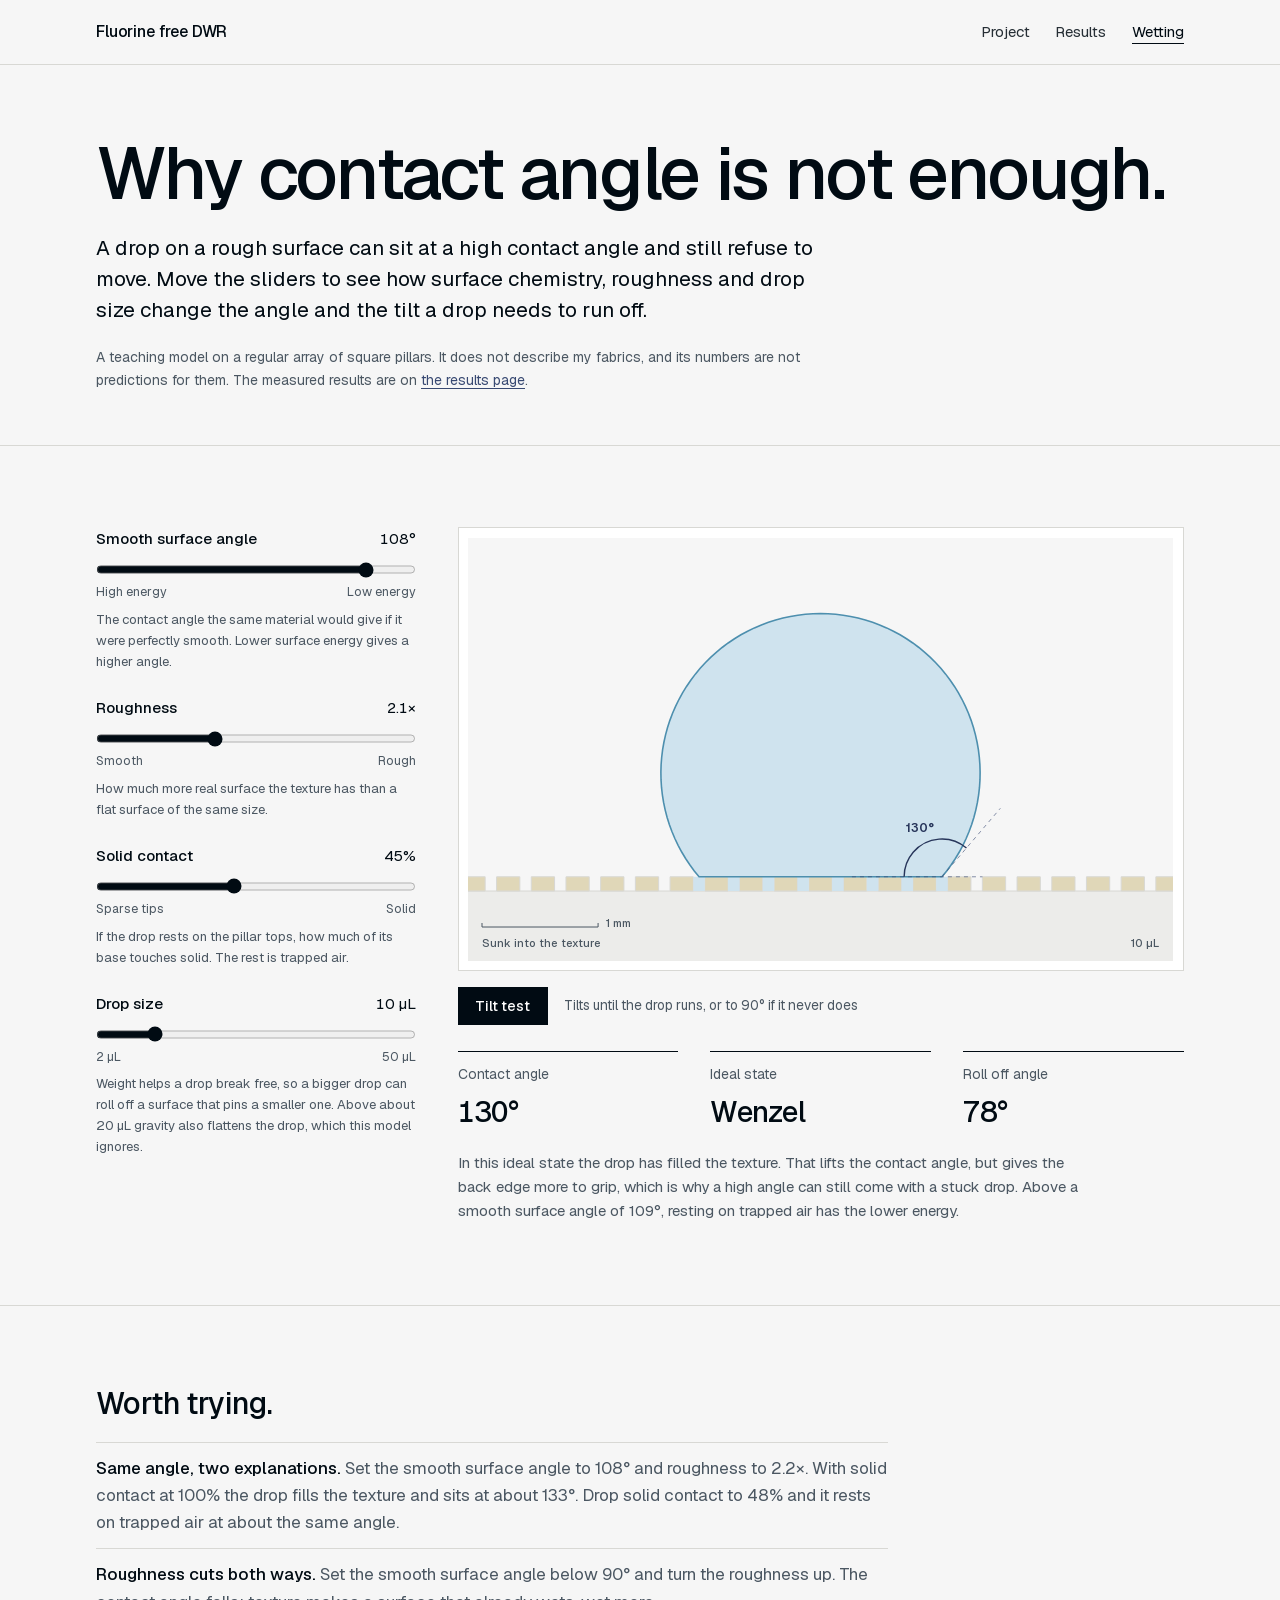
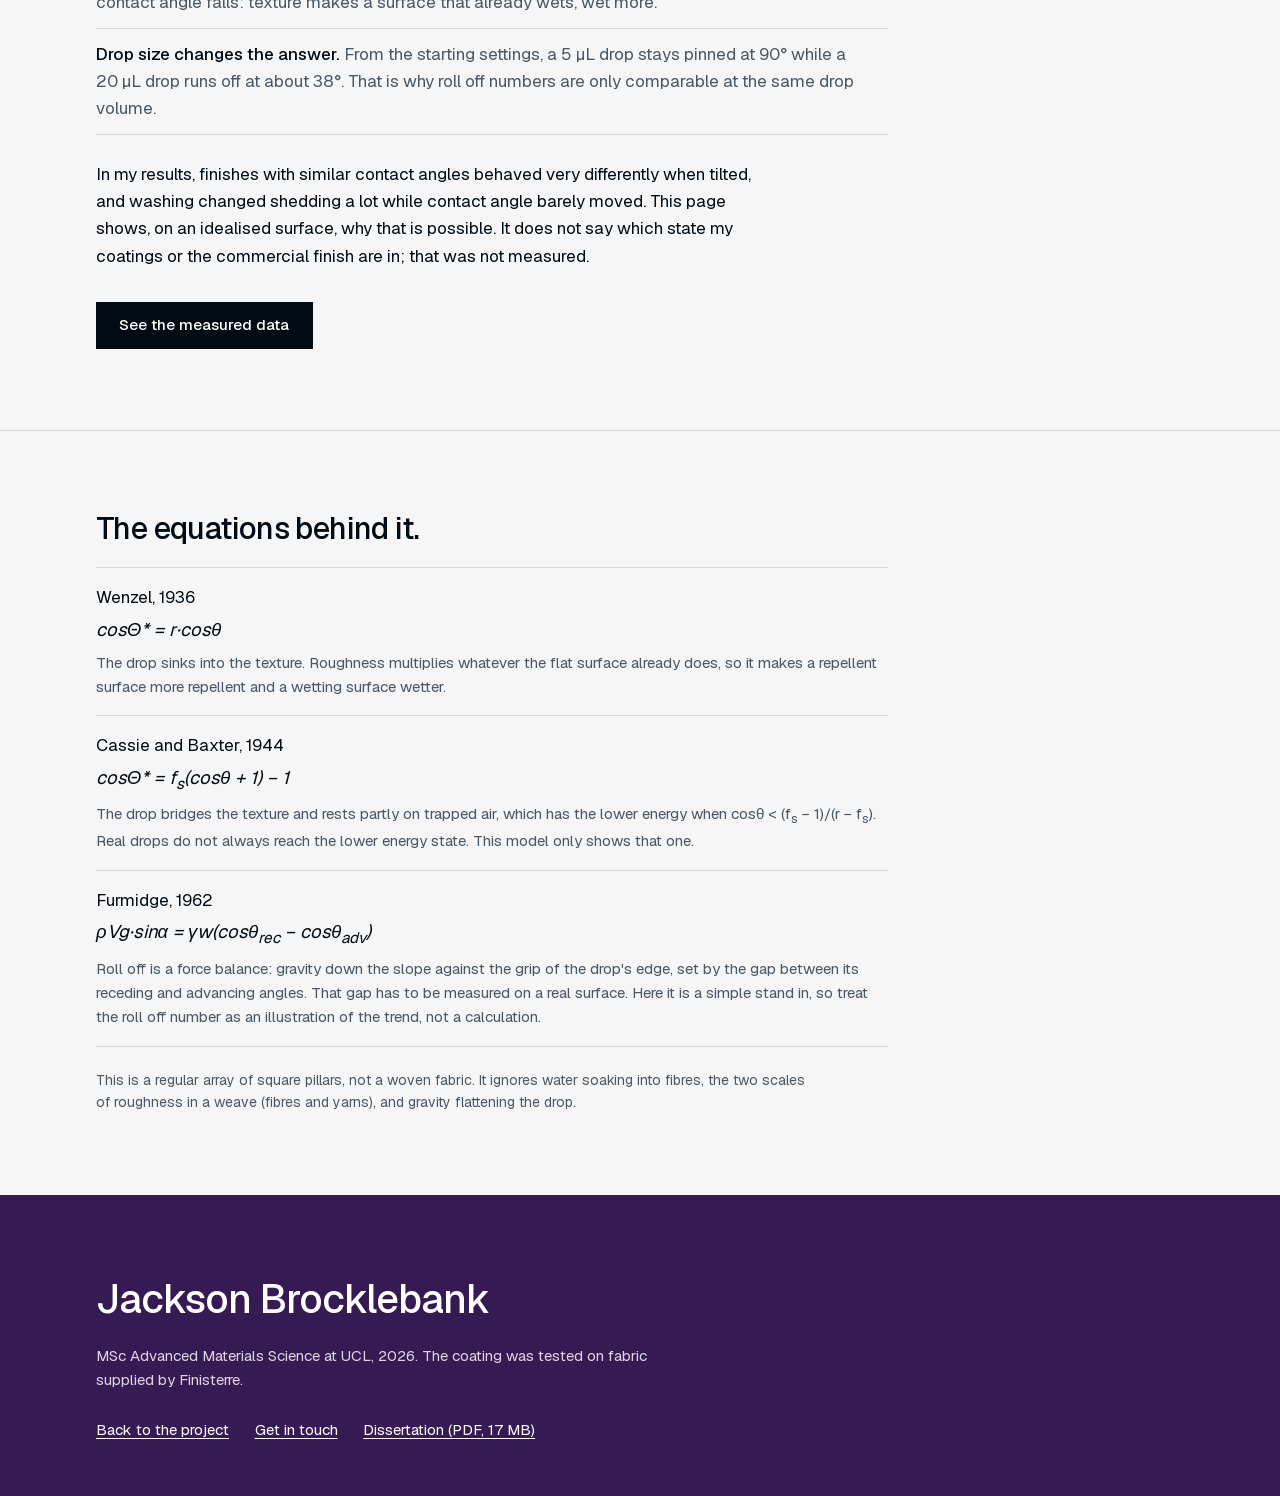
<file: wetting.html>
<!DOCTYPE html>
<!-- ============================================================
  Fluorine free DWR, wetting concepts (teaching model).
  Wenzel / Cassie-Baxter + Furmidge, driven by four sliders; logic in wetting.js.
  Trimmed and restyled 12 November 2026.
  HOUSE STYLE: no em dashes, no hyphenated compounds in copy.
  Idealised pillars only: no sample presets, no claims about the lab samples.
============================================================ -->
<html lang="en">
<head>
  <meta charset="utf-8" />
  <meta name="viewport" content="width=device-width, initial-scale=1" />
  <title>Why contact angle is not enough, a wetting model</title>
  <meta name="description" content="An idealised teaching model of water on a textured surface: change the surface chemistry and the roughness, and see why the same contact angle can come with a drop that sticks or one that runs off. From a UCL masters project on fluorine free water repellent coatings." />
  <meta property="og:title" content="Why contact angle is not enough" />
  <meta property="og:description" content="An idealised model: change the surface, watch the drop bead, stick or roll." />
  <meta property="og:type" content="website" />
  <meta property="og:url" content="https://jacksontigerb.github.io/fluorine-free-DWR/wetting.html" />
  <meta property="og:image" content="https://jacksontigerb.github.io/fluorine-free-DWR/assets/img/og-c-a1-droplet.jpg" />
  <meta name="theme-color" content="#f6f6f6" />
  <link rel="icon" href="data:image/svg+xml,%3Csvg xmlns='http://www.w3.org/2000/svg' viewBox='0 0 24 28'%3E%3Cpath d='M12 2C12 2 4 12.5 4 18a8 8 0 0 0 16 0C20 12.5 12 2 12 2Z' fill='%23384972'/%3E%3C/svg%3E" />
  <link rel="stylesheet" href="styles.css?v=2026-11-13" />
</head>
<body id="top">
  <a class="skip" href="#sim">Skip to the model</a>

  <header class="nav solid" id="nav">
    <div class="nav-in">
      <a class="brand" href="index.html">Fluorine free DWR</a>
      <nav aria-label="Pages">
        <a href="index.html">Project</a>
        <a href="results.html">Results</a>
        <a href="wetting.html" class="active">Wetting</a>
      </nav>
    </div>
  </header>

  <main>

    <section class="rhead">
      <div class="wrap">
        <h1>Why contact angle is not enough.</h1>
        <p class="lede">A drop on a rough surface can sit at a high contact angle and still refuse to move. Move the sliders to see how surface chemistry, roughness and drop size change the angle and the tilt a drop needs to run off.</p>
        <p class="note">A teaching model on a regular array of square pillars. It does not describe my fabrics, and its numbers are not predictions for them. The measured results are on <a href="results.html">the results page</a>.</p>
      </div>
    </section>

    <!-- ===================== THE MODEL ===================== -->
    <section class="section" id="sim">
      <div class="wrap">

        <div class="sim">

          <div class="sim-stage">
            <div class="stage-frame">
              <canvas id="wetCanvas" role="img"
                aria-label="Cross section of a water drop on an idealised textured surface, drawn from the current settings."></canvas>
            </div>

            <div class="stage-actions">
              <button type="button" class="btn small" id="tiltBtn">Tilt test</button>
              <p class="hint">Tilts until the drop runs, or to 90&#176; if it never does</p>
            </div>

            <dl class="reads">
              <div><dt>Contact angle</dt><dd id="outTheta">130&#176;</dd></div>
              <div><dt>Ideal state</dt><dd id="outState">Wenzel</dd></div>
              <div><dt>Roll off angle</dt><dd id="outRoll">78&#176;</dd></div>
            </dl>
            <p class="read-note" id="outNote"></p>
            <p class="sr" id="outLive" aria-live="polite"></p>
          </div>

          <div class="sim-controls">
            <noscript><p class="quiet">The model needs JavaScript. The equations are written out below.</p></noscript>

            <div class="ctrl">
              <div class="ctrl-top">
                <label class="ctrl-name" for="sThetaY">Smooth surface angle</label>
                <span class="ctrl-val" id="vThetaY">108&#176;</span>
              </div>
              <span class="track">
                <input type="range" id="sThetaY" min="20" max="122" step="1" value="108" aria-describedby="hThetaY" />
              </span>
              <div class="ctrl-ends"><span>High energy</span><span>Low energy</span></div>
              <p class="ctrl-hint" id="hThetaY">The contact angle the same material would give if it were perfectly smooth. Lower surface energy gives a higher angle.</p>
            </div>

            <div class="ctrl">
              <div class="ctrl-top">
                <label class="ctrl-name" for="sR">Roughness</label>
                <span class="ctrl-val" id="vR">2.1&#215;</span>
              </div>
              <span class="track">
                <input type="range" id="sR" min="1" max="4" step="0.1" value="2.1" aria-describedby="hR" />
              </span>
              <div class="ctrl-ends"><span>Smooth</span><span>Rough</span></div>
              <p class="ctrl-hint" id="hR">How much more real surface the texture has than a flat surface of the same size.</p>
            </div>

            <div class="ctrl">
              <div class="ctrl-top">
                <label class="ctrl-name" for="sFs">Solid contact</label>
                <span class="ctrl-val" id="vFs">45%</span>
              </div>
              <span class="track">
                <input type="range" id="sFs" min="0.04" max="1" step="0.01" value="0.45" aria-describedby="hFs" />
              </span>
              <div class="ctrl-ends"><span>Sparse tips</span><span>Solid</span></div>
              <p class="ctrl-hint" id="hFs">If the drop rests on the pillar tops, how much of its base touches solid. The rest is trapped air.</p>
            </div>

            <div class="ctrl">
              <div class="ctrl-top">
                <label class="ctrl-name" for="sVol">Drop size</label>
                <span class="ctrl-val" id="vVol">10 µL</span>
              </div>
              <span class="track">
                <input type="range" id="sVol" min="2" max="50" step="1" value="10" aria-describedby="hVol" />
              </span>
              <div class="ctrl-ends"><span>2 µL</span><span>50 µL</span></div>
              <p class="ctrl-hint" id="hVol">Weight helps a drop break free, so a bigger drop can roll off a surface that pins a smaller one. Above about 20&#160;&#181;L gravity also flattens the drop, which this model ignores.</p>
            </div>
          </div>

        </div>
      </div>
    </section>

    <!-- ===================== WHAT IT SHOWS ===================== -->
    <section class="section" id="reading">
      <div class="wrap">
        <h2 class="small">Worth trying.</h2>
        <ul class="plain">
          <li><b>Same angle, two explanations.</b> Set the smooth surface angle to 108&#176; and roughness to 2.2&#215;. With solid contact at 100% the drop fills the texture and sits at about 133&#176;. Drop solid contact to 48% and it rests on trapped air at about the same angle.</li>
          <li><b>Roughness cuts both ways.</b> Set the smooth surface angle below 90&#176; and turn the roughness up. The contact angle falls: texture makes a surface that already wets, wet more.</li>
          <li><b>Drop size changes the answer.</b> From the starting settings, a 5&#160;&#181;L drop stays pinned at 90&#176; while a 20&#160;&#181;L drop runs off at about 38&#176;. That is why roll off numbers are only comparable at the same drop volume.</li>
        </ul>
        <p style="margin-top:1.6rem;">In my results, finishes with similar contact angles behaved very differently when tilted, and washing changed shedding a lot while contact angle barely moved. This page shows, on an idealised surface, why that is possible. It does not say which state my coatings or the commercial finish are in; that was not measured.</p>
        <div class="actions">
          <a class="btn" href="results.html#shedding">See the measured data</a>
        </div>
      </div>
    </section>

    <!-- ===================== THE MATHS ===================== -->
    <section class="section" id="maths">
      <div class="wrap">
        <h2 class="small">The equations behind it.</h2>
        <ul class="eqs">
          <li>
            Wenzel, 1936
            <span class="eq">cos&#920;* = r&#183;cos&#952;</span>
            <p>The drop sinks into the texture. Roughness multiplies whatever the flat surface already does, so it makes a repellent surface more repellent and a wetting surface wetter.</p>
          </li>
          <li>
            Cassie and Baxter, 1944
            <span class="eq">cos&#920;* = f<sub>s</sub>(cos&#952; + 1) &#8722; 1</span>
            <p>The drop bridges the texture and rests partly on trapped air, which has the lower energy when cos&#952; &lt; (f<sub>s</sub> &#8722; 1)/(r &#8722; f<sub>s</sub>). Real drops do not always reach the lower energy state. This model only shows that one.</p>
          </li>
          <li>
            Furmidge, 1962
            <span class="eq">&#961;Vg&#183;sin&#945; = &#947;w(cos&#952;<sub>rec</sub> &#8722; cos&#952;<sub>adv</sub>)</span>
            <p>Roll off is a force balance: gravity down the slope against the grip of the drop's edge, set by the gap between its receding and advancing angles. That gap has to be measured on a real surface. Here it is a simple stand in, so treat the roll off number as an illustration of the trend, not a calculation.</p>
          </li>
        </ul>
        <p class="note" style="margin-top:1.4rem;">This is a regular array of square pillars, not a woven fabric. It ignores water soaking into fibres, the two scales of roughness in a weave (fibres and yarns), and gravity flattening the drop.</p>
      </div>
    </section>

  </main>

  <footer class="foot">
    <div class="wrap">
      <p class="foot-name">Jackson Brocklebank</p>
      <p>MSc Advanced Materials Science at UCL, 2026. The coating was tested on fabric supplied by Finisterre.</p>
      <p class="foot-links">
        <a href="index.html">Back to the project</a>
        <a href="mailto:jacksontiger2004@icloud.com">Get in touch</a>
        <a href="assets/docs/brocklebank-2026-fluorine-free-dwr-dissertation.pdf">Dissertation (PDF, 17 MB)</a>
      </p>
    </div>
  </footer>

  <script src="site.js?v=2026-11-13"></script>
  <script src="wetting.js?v=2026-11-13"></script>
</body>
</html>
</file>
<file: styles.css>
/* ==========================================================================
   Fluorine free DWR. Rebuilt 12 November 2026.
   Finisterre led: sea navy, sand and off white, one plain sans, square edges.
   UCL purple appears once, in the footer where the UCL credit sits.
   No eyebrow labels, no capitals, no mono, no cards. No em dashes in copy.
   ========================================================================== */

/* Geist is only a stand in where Helvetica Neue is missing (Windows, Android). */
@font-face { font-family:"Geist"; src:url("assets/fonts/geist-var.woff2") format("woff2");
  font-weight:100 900; font-display:swap; }

:root{
  --ink:#010b13; --ink-2:#4b5762; --bg:#f6f6f6; --surface:#ffffff;
  --sand:#e7ddbb; --sand-deep:#dccf9f; --slate:#384972; --slate-deep:#27355a;
  --ucl:#361a54; --line:#d8d8d4; --water:#cfe3ee;
  --sans:"Helvetica Neue","Geist",Arial,sans-serif;
  --nav-h:64px; --maxw:1200px; --pad:clamp(1.25rem,5vw,3.5rem);
}

*,*::before,*::after{box-sizing:border-box;}
html{scroll-behavior:smooth;scroll-padding-top:calc(var(--nav-h) + 12px);}
@media (prefers-reduced-motion:reduce){html{scroll-behavior:auto;}}
body{margin:0;background:var(--bg);color:var(--ink);font-family:var(--sans);
  font-size:1.0625rem;line-height:1.6;-webkit-font-smoothing:antialiased;
  text-rendering:optimizeLegibility;overflow-x:clip;}
img,svg,video{display:block;max-width:100%;}
a{color:var(--slate);text-underline-offset:3px;text-decoration-thickness:1px;}
a:hover{color:var(--ink);}
::selection{background:var(--sand);}
:focus-visible{outline:2px solid var(--slate);outline-offset:3px;}

.skip{position:absolute;left:-999px;top:0;background:var(--ink);color:#fff;
  padding:.6rem 1rem;z-index:100;}
.skip:focus{left:0;}

/* ---------- type ---------- */
h1,h2,h3,h4{font-family:var(--sans);font-weight:500;letter-spacing:-.025em;
  line-height:1.08;margin:0;text-wrap:balance;}
h2{font-size:clamp(1.9rem,3.8vw,3.1rem);}
h2.small{font-size:clamp(1.4rem,2.4vw,1.9rem);letter-spacing:-.02em;}
p{margin:0 0 1em;max-width:62ch;}
p:last-child{margin-bottom:0;}
.quiet{color:var(--ink-2);}
.note{font-size:.875rem;color:var(--ink-2);max-width:72ch;}

/* ---------- layout ---------- */
.wrap{max-width:var(--maxw);margin-inline:auto;padding-inline:var(--pad);}
.wrap.narrow{max-width:860px;}
.block{padding-block:clamp(4rem,10vh,7.5rem);}
.block + .block{border-top:1px solid var(--line);}
.split{display:grid;grid-template-columns:minmax(0,5fr) minmax(0,6fr);
  gap:clamp(1.5rem,6vw,6rem);align-items:start;}
@media (max-width:820px){.split{grid-template-columns:1fr;}}
.media{margin:clamp(2rem,5vh,3.5rem) 0 0;}
.media img{width:100%;height:auto;}
.split .media{margin-top:2.2rem;}
.pair{display:grid;grid-template-columns:1fr 1fr;gap:4px;}
.pair img{width:100%;height:auto;}
@media (max-width:560px){.pair{grid-template-columns:1fr;}}
.cap{margin:.75rem 0 0;font-size:.875rem;color:var(--ink-2);max-width:72ch;}
.actions{display:flex;flex-wrap:wrap;align-items:center;gap:.8rem 1.4rem;margin-top:2rem;}

/* ---------- buttons ---------- */
.btn{display:inline-block;font:inherit;font-size:.95rem;font-weight:500;line-height:1.2;
  padding:.85rem 1.4rem;text-decoration:none;cursor:pointer;
  background:var(--ink);color:#fff;border:1px solid var(--ink);}
.btn:hover{background:var(--slate-deep);border-color:var(--slate-deep);color:#fff;}
.btn.sand{background:var(--sand);border-color:var(--sand);color:var(--ink);}
.btn.sand:hover{background:var(--sand-deep);border-color:var(--sand-deep);color:var(--ink);}
.btn.ghost{background:transparent;color:inherit;border-color:currentColor;}
.btn.ghost:hover{background:var(--ink);border-color:var(--ink);color:#fff;}
.btn.small{font-size:.88rem;padding:.6rem 1.05rem;}

/* ---------- nav ---------- */
.nav{position:fixed;inset:0 0 auto 0;height:var(--nav-h);z-index:50;display:flex;
  align-items:center;color:#fff;transition:background .25s ease,color .25s ease;}
.nav-in{max-width:var(--maxw);margin-inline:auto;padding-inline:var(--pad);
  width:100%;display:flex;align-items:center;justify-content:space-between;gap:1rem;}
.brand{font-weight:500;font-size:1rem;letter-spacing:-.01em;color:inherit;text-decoration:none;}
.nav nav{display:flex;gap:1.6rem;}
.nav nav a{color:inherit;text-decoration:none;font-size:.95rem;opacity:.85;}
.nav nav a:hover{opacity:1;color:inherit;}
.nav nav a.active{opacity:1;text-decoration:underline;text-underline-offset:6px;}
.nav.solid{background:rgba(246,246,246,.94);color:var(--ink);
  backdrop-filter:blur(10px);box-shadow:0 1px 0 var(--line);}
@media (max-width:520px){
  :root{--nav-h:84px;}
  .nav-in{flex-direction:column;align-items:flex-start;justify-content:center;gap:.25rem;}
  .nav nav{gap:1.2rem;}
}

/* ---------- home hero: the goniometer film, tinted sea navy ---------- */
.hero{position:relative;min-height:100svh;display:flex;align-items:flex-end;
  background:var(--ink);color:#fff;overflow:hidden;}
.hero video{position:absolute;inset:0;width:100%;height:100%;object-fit:cover;}
/* on wide screens the film is enlarged and moved right, so the drop sits clear of the title */
@media (min-width:821px){.hero video{transform-origin:50% 100%;transform:translateX(19%) scale(1.4);}}
.hero-tint{position:absolute;inset:0;background:#456c9c;mix-blend-mode:multiply;}
.hero-shade{position:absolute;inset:0;background:
  linear-gradient(180deg,rgba(1,11,19,.5) 0%,rgba(1,11,19,0) 30%,rgba(1,11,19,.1) 60%,rgba(1,11,19,.7) 100%);}
.hero-in{position:relative;z-index:1;width:100%;max-width:var(--maxw);margin-inline:auto;
  padding:calc(var(--nav-h) + 2rem) var(--pad) clamp(2.5rem,7vh,4.5rem);
  display:grid;grid-template-columns:minmax(0,1fr) minmax(0,15rem);gap:2rem;align-items:end;}
.hero h1{font-size:clamp(2.4rem,6vw,5rem);letter-spacing:-.032em;line-height:1.02;max-width:15ch;}
.hero-line{margin:1.2rem 0 0;font-size:clamp(1.05rem,1.6vw,1.25rem);max-width:none;
  color:rgba(255,255,255,.9);}
.hero .cap{color:rgba(255,255,255,.72);margin:0;}
@media (max-width:820px){.hero-in{grid-template-columns:1fr;gap:1.6rem;}}

/* ---------- Finisterre section, on their sand ---------- */
.block.sand{background:var(--sand);border-top:0;}
.block.sand + .block{border-top:0;}
.block.sand .cap,.block.sand .quiet{color:rgba(1,11,19,.72);}
.block.sand a{color:var(--ink);}

/* ---------- plain tables ---------- */
table{border-collapse:collapse;width:100%;font-variant-numeric:tabular-nums;}
th,td{text-align:left;padding:.8rem 1rem .8rem 0;border-bottom:1px solid var(--line);
  vertical-align:baseline;}
thead th{font-weight:400;font-size:.875rem;color:var(--ink-2);}
caption{caption-side:bottom;text-align:left;font-size:.875rem;color:var(--ink-2);
  padding-top:.8rem;max-width:72ch;}
.cmp{margin-top:1.6rem;}
.cmp th:first-child,.cmp td:first-child{width:50%;font-size:.95rem;}
.cmp td.n{font-size:clamp(1.3rem,2.4vw,1.9rem);font-weight:500;letter-spacing:-.02em;
  white-space:nowrap;}
.cmp thead th.mine{color:var(--ucl);font-weight:500;}
.cmp thead th.theirs{color:var(--ink);font-weight:500;}
.table-scroll{overflow-x:auto;}
.fig-block > .table-scroll{max-width:760px;}
.split .actions{margin-top:1.8rem;}

/* ---------- sources ---------- */
.sources{list-style:none;margin:0;padding:0;}
.sources li{padding:.7rem 0;border-top:1px solid var(--line);font-size:.95rem;
  color:var(--ink-2);max-width:none;}
.sources li:last-child{border-bottom:1px solid var(--line);}

/* ---------- footer, on UCL purple ---------- */
.foot{background:var(--ucl);color:rgba(255,255,255,.82);
  padding:clamp(3rem,8vh,5rem) 0 clamp(2.5rem,6vh,4rem);}
.foot .foot-name{font-size:clamp(1.6rem,3.4vw,2.5rem);font-weight:500;letter-spacing:-.025em;
  color:#fff;margin:0 0 .8rem;}
.foot p{max-width:56ch;font-size:.95rem;}
.foot a{color:#fff;}
.foot a:hover{color:var(--sand);}
.foot-links{display:flex;flex-wrap:wrap;gap:.5rem 1.6rem;margin-top:1.6rem;}

/* ==========================================================================
   Sub pages (results, wetting)
   ========================================================================== */
.rhead{padding:calc(var(--nav-h) + clamp(2.5rem,8vh,5.5rem)) 0 clamp(2.5rem,6vh,4rem);}
.rhead h1{font-size:clamp(2.4rem,6vw,4.6rem);letter-spacing:-.032em;line-height:1.02;}
.rhead .lede{margin-top:1.3rem;font-size:clamp(1.1rem,1.7vw,1.3rem);line-height:1.5;
  max-width:52ch;}
.rhead .note{margin-top:1rem;}

/* the three headline numbers */
.keynums{display:grid;grid-template-columns:repeat(3,1fr);gap:clamp(1.2rem,3vw,2.6rem);
  margin-top:clamp(2rem,5vh,3.2rem);}
.keynums div{border-top:1px solid var(--ink);padding-top:1rem;}
.keynums b{display:block;font-size:clamp(1.6rem,3vw,2.4rem);font-weight:500;
  letter-spacing:-.025em;line-height:1.1;}
.keynums p{margin:.6rem 0 0;font-size:.95rem;color:var(--ink-2);max-width:34ch;}
@media (max-width:720px){.keynums{grid-template-columns:1fr;}}

.jump{display:flex;flex-wrap:wrap;gap:.4rem 1.4rem;margin-top:2rem;font-size:.95rem;}

/* figures */
.section{padding-block:clamp(3.5rem,9vh,6.5rem);border-top:1px solid var(--line);}
.section > .wrap > h2 + p{margin-top:1.1rem;}
.fig-block{margin-top:clamp(2rem,5vh,3.5rem);}
.fig-block > .figure + .figure,.fig-block > .figure + .table-scroll{margin-top:clamp(2.5rem,6vh,4rem);}
.fig-block > .table-scroll + p{margin-top:1.6rem;}
.figure{margin:0;}
.figure .frame{background:var(--surface);border:1px solid var(--line);padding:1rem;}
.figure .frame img{width:100%;height:auto;}
figcaption{margin-top:1rem;font-size:.95rem;color:var(--ink-2);max-width:72ch;}
figcaption b{color:var(--ink);font-weight:500;}
.fig-take{font-size:clamp(1.1rem,1.8vw,1.3rem);line-height:1.35;color:var(--ink);
  font-weight:500;letter-spacing:-.01em;max-width:44ch;margin:0;}
.src{display:block;margin-top:.6rem;font-size:.82rem;color:var(--ink-2);}
details{margin-top:.8rem;}
summary{cursor:pointer;font-size:.9rem;color:var(--slate);width:fit-content;}
summary:hover{color:var(--ink);}
.more-body{margin-top:.7rem;font-size:.95rem;color:var(--ink-2);max-width:72ch;}
.more-body p{margin:0 0 .8em;max-width:none;}
.more-body b{color:var(--ink);font-weight:500;}
.vid-row{display:flex;gap:clamp(1.5rem,4vw,3rem);align-items:center;flex-wrap:wrap;}
.vid-row .frame{flex:0 1 400px;min-width:260px;}
.vid-row .frame video{width:100%;height:auto;}
.vid-row figcaption{flex:1 1 320px;margin-top:0;}
@media (max-width:860px){.vid-row .frame{flex-basis:100%;max-width:480px;}}
.fig-grid{display:grid;grid-template-columns:1fr 1fr;gap:clamp(1.6rem,4vw,2.8rem);margin-top:2rem;}
@media (max-width:820px){.fig-grid{grid-template-columns:1fr;}}

/* results tables */
.rtable-wrap{overflow-x:auto;margin-top:.7rem;}
table.rtable{font-size:.92rem;min-width:440px;}
.rtable .best td{font-weight:500;}

/* plain lists used for methods and next steps */
.plain{list-style:none;margin:1.4rem 0 0;padding:0;max-width:72ch;}
.plain li{padding:.75rem 0;border-top:1px solid var(--line);color:var(--ink-2);}
.plain li:last-child{border-bottom:1px solid var(--line);}
.plain b{color:var(--ink);font-weight:500;}

/* interactive charts (charts.js); the PNG stays until a chart mounts */
[data-chart] img[hidden],.chart-tip[hidden]{display:none !important;}
.chart-stage{width:100%;}
.chart-svg{display:block;max-width:100%;overflow:visible;}
.chart-svg [tabindex]:focus{outline:none;}
.chart-svg [tabindex]:focus-visible{outline:2px solid var(--slate);outline-offset:2px;}
.chart-table{margin-top:.9rem;}
.chart-tip{position:absolute;left:0;top:0;z-index:60;max-width:300px;pointer-events:none;
  background:var(--surface);border:1px solid var(--ink);padding:.55rem .75rem;
  font-size:.82rem;color:var(--ink-2);}
.chart-tip p{margin:0;max-width:none;}
.chart-tip-title{color:var(--ink);font-weight:500;margin-bottom:.3rem !important;}
.chart-tip-row{display:flex;align-items:baseline;gap:.4rem;line-height:1.45;}
.chart-tip-row b{color:var(--ink);font-weight:500;white-space:nowrap;}
.chart-tip-key{flex:none;width:12px;height:2px;transform:translateY(-3px);}
.chart-controls{display:flex;flex-wrap:wrap;align-items:center;justify-content:space-between;
  gap:.8rem 1.4rem;}
.chart-legend{display:flex;flex-wrap:wrap;gap:.4rem;}
.chart-key{display:inline-flex;align-items:center;gap:.4rem;font:inherit;font-size:.82rem;
  color:var(--ink-2);background:var(--surface);border:1px solid var(--line);
  padding:.35rem .7rem;cursor:pointer;min-height:36px;}
.chart-key b{color:var(--ink);font-weight:500;}
.chart-key-line{width:14px;height:2px;flex:none;}
.chart-key[aria-pressed="true"]{border-color:var(--ink);background:var(--sand);}
.chart-switch{font-size:.85rem;color:var(--ink-2);display:inline-flex;align-items:center;
  gap:.35rem;min-height:36px;}
.chart-switch input{accent-color:var(--ink);width:1rem;height:1rem;}
p.chart-keynote{font-size:.82rem;color:var(--ink-2);margin:.7rem 0 1.6rem;max-width:80ch;}
@media (max-width:560px){.chart-key span:last-child{display:none;}}
@media print{.chart-controls,.chart-tip,.nav{display:none !important;}}

/* goniometer explainer */
.gon{margin-top:1.8rem;}
.gon-row{display:grid;grid-template-columns:minmax(0,1fr) minmax(0,2fr);gap:4px;align-items:start;}
@media (max-width:820px){.gon-row{grid-template-columns:1fr;}}
.gon-fallback{font-size:.9rem;color:var(--ink-2);margin:.5rem;}
.chart-live .gon-fallback{display:none;}

/* ---------- wetting model ---------- */
.sim{display:grid;gap:clamp(1.4rem,3.5vw,2.6rem);}
@media (min-width:960px){
  .sim{grid-template-columns:320px minmax(0,1fr);align-items:start;}
  .sim-controls{grid-column:1;grid-row:1;position:sticky;top:calc(var(--nav-h) + 1.2rem);}
  .sim-stage{grid-column:2;grid-row:1;}
}
.ctrl{margin-bottom:1.5rem;}
.ctrl-top{display:flex;justify-content:space-between;align-items:baseline;gap:1rem;}
.ctrl-name{font-weight:500;font-size:.95rem;cursor:pointer;}
.ctrl-val{font-size:.95rem;font-variant-numeric:tabular-nums;}
.track{display:block;margin:.55rem 0 .2rem;}
.track input[type=range]{width:100%;margin:0;accent-color:var(--ink);height:1.2rem;display:block;}
.ctrl-ends{display:flex;justify-content:space-between;font-size:.78rem;color:var(--ink-2);
  margin-bottom:.4rem;}
.ctrl-hint{font-size:.82rem;color:var(--ink-2);margin:0;max-width:none;}
.stage-frame{background:var(--surface);border:1px solid var(--line);padding:.6rem;}
.stage-frame canvas{display:block;width:100%;background:var(--bg);}
.stage-actions{display:flex;flex-wrap:wrap;gap:.7rem 1rem;align-items:center;margin-top:1rem;}
.stage-actions .hint{font-size:.85rem;color:var(--ink-2);margin:0;}
.reads{display:grid;grid-template-columns:repeat(3,1fr);gap:clamp(1rem,3vw,2rem);margin:1.6rem 0 0;}
.reads div{border-top:1px solid var(--ink);padding-top:.7rem;}
.reads dt{font-size:.875rem;color:var(--ink-2);margin:0;}
.reads dd{margin:.2rem 0 0;font-size:clamp(1.3rem,2.4vw,1.8rem);font-weight:500;
  letter-spacing:-.02em;font-variant-numeric:tabular-nums;}
@media (max-width:560px){
  .reads{grid-template-columns:1fr;gap:0;border-bottom:1px solid var(--line);}
  .reads div{display:flex;justify-content:space-between;align-items:baseline;gap:1rem;
    border-top:1px solid var(--line);padding:.7rem 0;}
  .reads dd{margin:0;}
}
.read-note{margin:1rem 0 0;font-size:.95rem;color:var(--ink-2);max-width:62ch;}
.sr{position:absolute;width:1px;height:1px;overflow:hidden;clip:rect(0 0 0 0);white-space:nowrap;}
.eqs{list-style:none;margin:1.4rem 0 0;padding:0;max-width:72ch;}
.eqs li{padding:1rem 0;border-top:1px solid var(--line);}
.eqs li:last-child{border-bottom:1px solid var(--line);}
.eqs .eq{display:block;font-size:1.15rem;font-style:italic;margin:.2rem 0 .4rem;color:var(--ink);}
.eqs p{margin:0;font-size:.95rem;color:var(--ink-2);max-width:none;}

/* ---------- findings drawn as drops and tilts ---------- */
.finds{display:grid;grid-template-columns:1fr 1fr;
  gap:clamp(2.6rem,6vh,4rem) clamp(1.5rem,6vw,6rem);margin-top:clamp(2rem,5vh,3.5rem);}
@media (max-width:820px){.finds{grid-template-columns:1fr;}}
.find{border-top:1px solid var(--ink);padding-top:1.1rem;}
.find h3{font-size:clamp(1.2rem,2vw,1.55rem);letter-spacing:-.02em;line-height:1.2;max-width:24ch;}
.find-row{display:flex;align-items:flex-start;gap:clamp(.9rem,2.4vw,2rem);margin-top:1.6rem;}
.find-row figure{margin:0;flex:1 1 0;max-width:150px;min-width:0;}
.find-row svg{display:block;width:100%;height:auto;overflow:visible;}
.find-row figcaption{margin-top:.7rem;max-width:none;}
.find-row b{display:block;font-size:clamp(1.15rem,2.1vw,1.7rem);font-weight:500;
  letter-spacing:-.02em;line-height:1.1;color:var(--ink);white-space:nowrap;
  font-variant-numeric:tabular-nums;}
.find-row span{display:block;margin-top:.25rem;font-size:.875rem;line-height:1.35;color:var(--ink-2);}
.g-water{fill:var(--slate);}
.g-fabric{fill:none;stroke:var(--ink);stroke-width:2.5;stroke-linecap:round;}
.g-level{fill:none;stroke:var(--line);stroke-width:1.5;stroke-linecap:round;}
.g-arc{fill:none;stroke:var(--ink-2);stroke-width:1;}
.g-arrow{fill:none;stroke:var(--ink-2);stroke-width:1.5;stroke-linecap:round;stroke-linejoin:round;}
p.scale{display:flex;align-items:center;gap:1rem;margin:1.5rem 0 0;font-size:.95rem;
  line-height:1.4;color:var(--ink-2);max-width:52ch;}
.g-scale{flex:0 0 112px;width:112px;height:auto;overflow:visible;}
.g-scale .g-fabric{stroke-width:1.6;}
.finds + .actions{margin-top:clamp(2.4rem,6vh,3.6rem);}
.section p.scale{margin-top:1.3rem;color:var(--ink);}
.fig-block > .figure + .after-fig{margin-top:1.6rem;}
.fig-grid .more-body{font-size:.9rem;}
</file>
